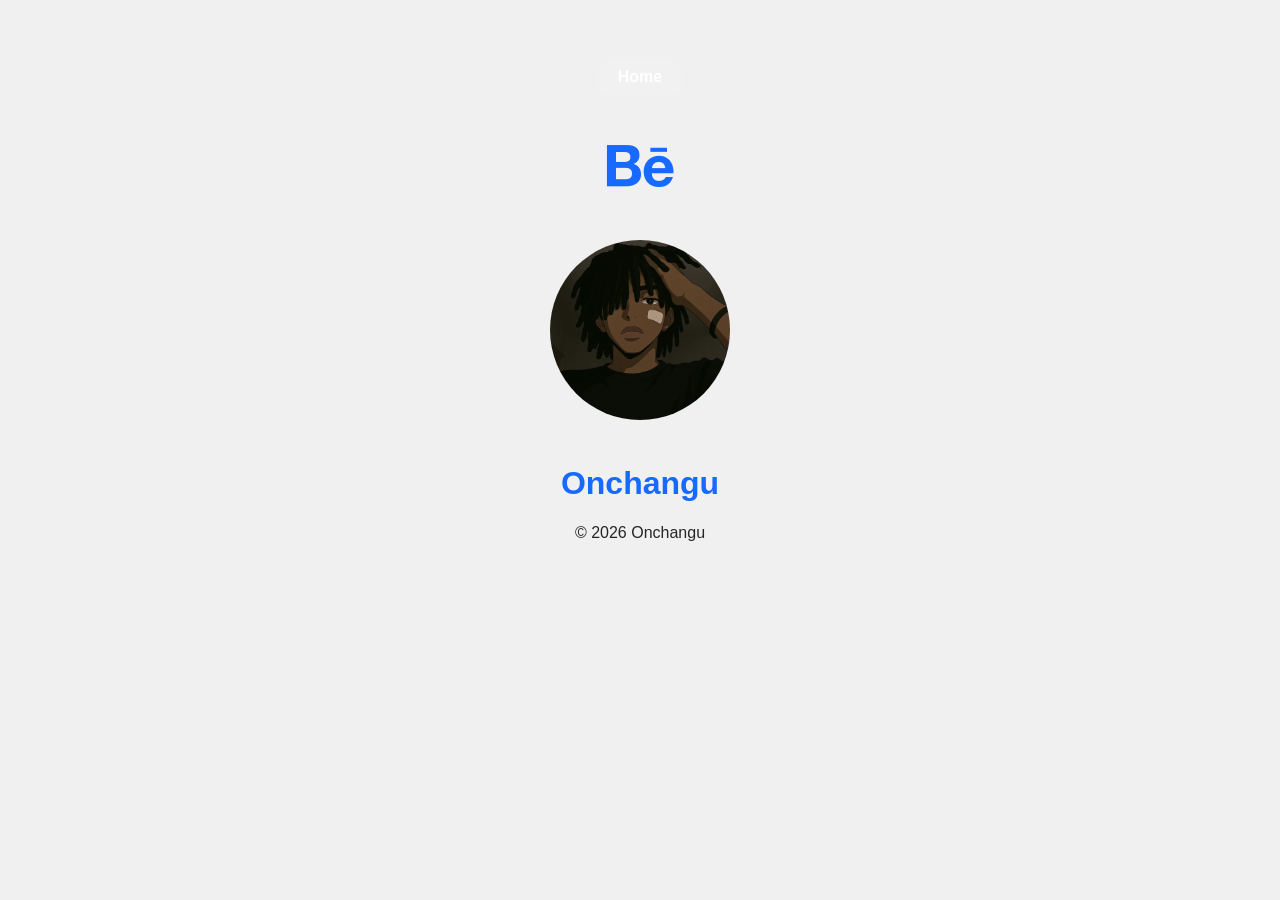
<file: behance.html>
<!DOCTYPE html>
<html lang="en">
<head>
    <meta charset="UTF-8">
    <meta name="viewport" content="width=device-width, initial-scale=1.0">
    <title>Behance</title>
    <link rel="stylesheet" href="assets/css/behance/styleBbehance.css">
    <link href='https://cdn.jsdelivr.net/npm/boxicons@2.0.5/css/boxicons.min.css' rel='stylesheet'>
    
</head>
<body>
    <header class="top-nav">
        <nav>
            <a href="index.html">Home</a>
        </nav>
    </header>

    <div class="logo">
        <i class='bx bxl-behance'></i>
    </div>
    <div class="profile">
        <img src="assets/img/my profile.jpg" alt="Profile Picture" class="profile-pic">
        <h1>Onchangu</h1>
        
    </div>

    <footer>
        <p>&copy; 2026 Onchangu</p>
    </footer>
</body>
</html>
</file>
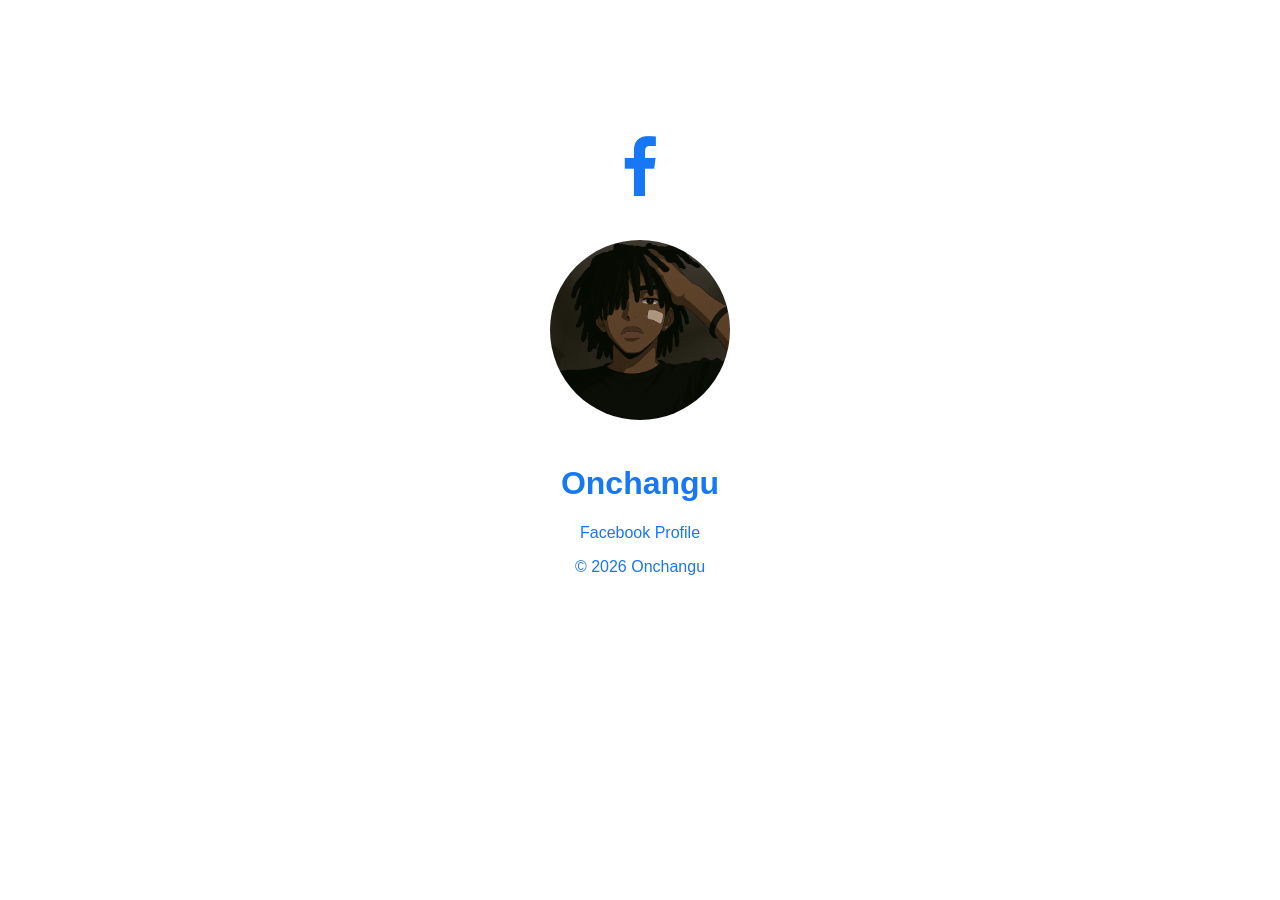
<file: facebook.html>
<!DOCTYPE html>
<html lang="en">
<head>
    <meta charset="UTF-8">
    <meta name="viewport" content="width=device-width, initial-scale=1.0">
    <title>Facebook</title>
    <link rel="stylesheet" href="assets/css/facebook/stylefaCE.css">
    <link href='https://cdn.jsdelivr.net/npm/boxicons@2.0.5/css/boxicons.min.css' rel='stylesheet'>
</head>
<body>
    <header class="top-nav">
        <nav>
            <a href="index.html">Home</a>
        </nav>
    </header>

    <div class="logo">
        <i class='bx bxl-facebook'></i>
    </div>
    <div class="profile">
        <img src="assets/img/my profile.jpg" alt="Profile Picture" class="profile-pic">
        <h1>Onchangu</h1>
        <p>Facebook Profile</p>
    </div>

    <footer>
        <p>&copy; 2026 Onchangu</p>
    </footer>
</body>
</html>
</file>
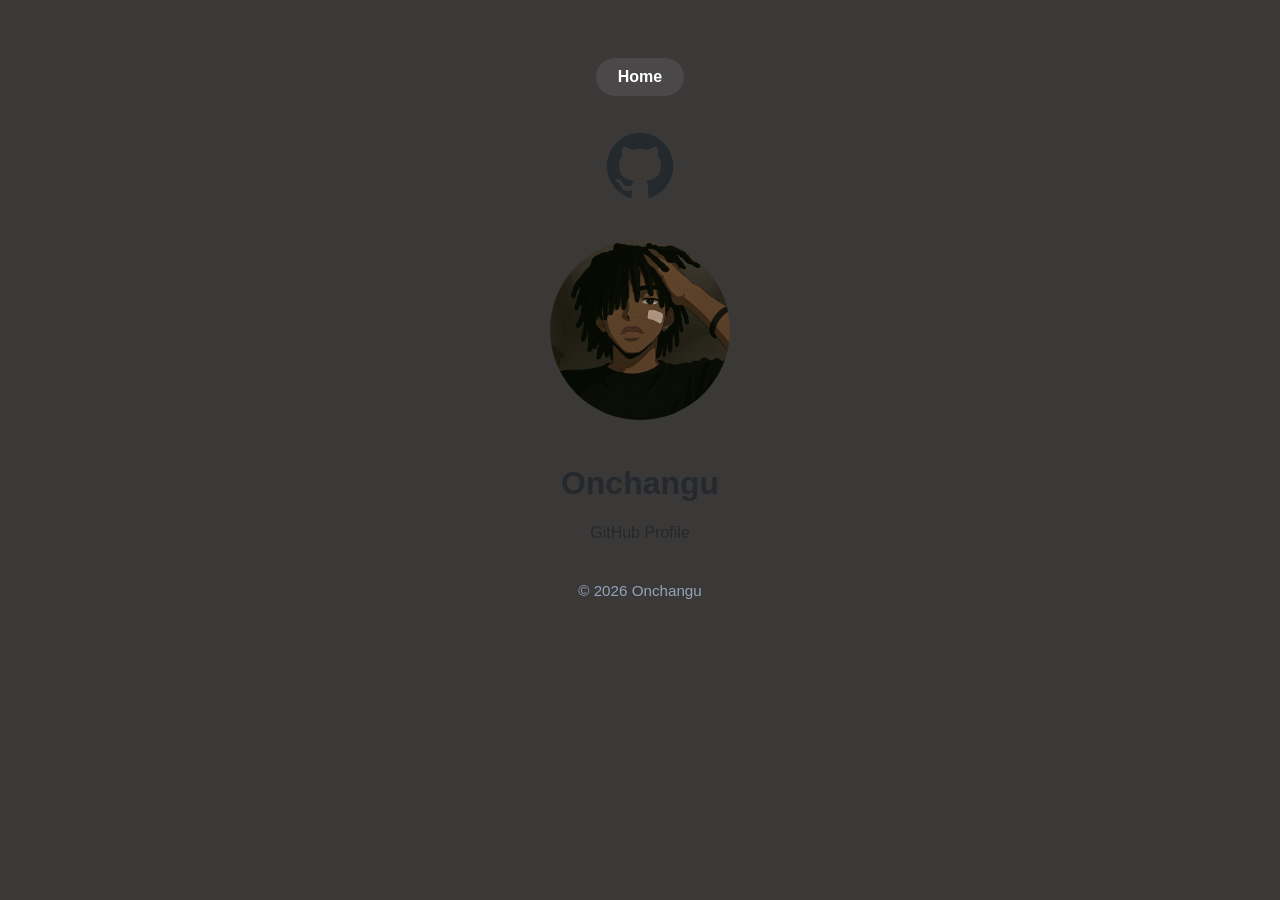
<file: github.html>
<!DOCTYPE html>
<html lang="en">
<head>
    <meta charset="UTF-8">
    <meta name="viewport" content="width=device-width, initial-scale=1.0">
    <title>GitHub</title>
    <link rel="stylesheet" href="assets/css/github/stylegit.css">
    <link href='https://cdn.jsdelivr.net/npm/boxicons@2.0.5/css/boxicons.min.css' rel='stylesheet'>
    <!-- <style>
        body { font-family: Arial, sans-serif; text-align: center; padding: 50px; background: #24292e; color: white; }
        .logo { font-size: 5rem; color: white; }
        h1 { color: white; }
        .profile-pic { width: 300px; height: 300px; border-radius: 50%; object-fit: cover; margin: 20px auto; }
    </style> -->
</head>
<body>
    <header class="top-nav">
        <nav>
            <a href="index.html">Home</a>
        </nav>
    </header>

    <div class="logo">
        <i class='bx bxl-github'></i>
    </div>
    <div class="profile">
        <img src="assets/img/my profile.jpg" alt="Profile Picture" class="profile-pic">
        <h1>Onchangu</h1>
        <p>GitHub Profile</p>
    </div>

    <footer>
        <p>&copy; 2026 Onchangu</p>
    </footer>
</body>
</html>
</file>
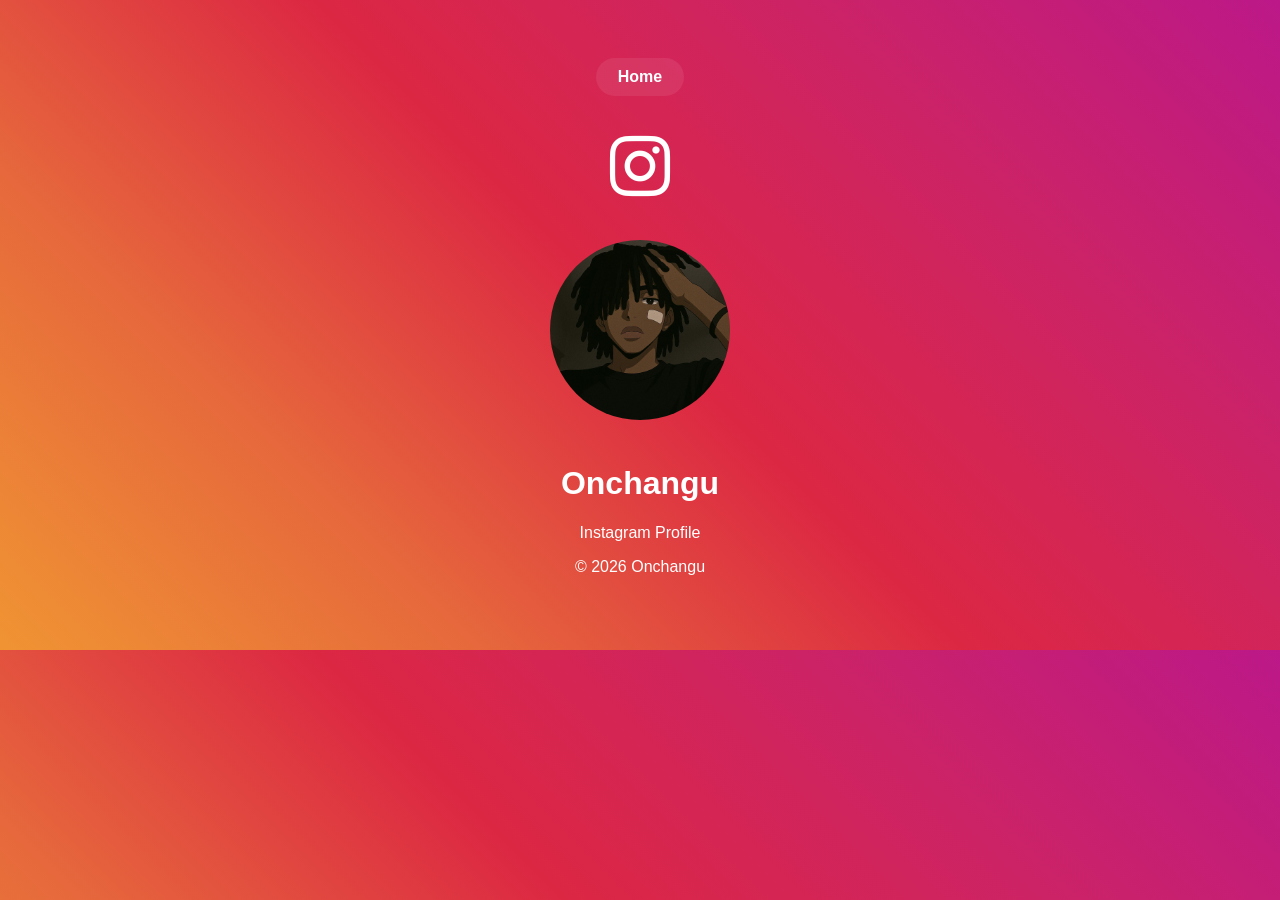
<file: instagram.html>
<!DOCTYPE html>
<html lang="en">
<head>
    <meta charset="UTF-8">
    <meta name="viewport" content="width=device-width, initial-scale=1.0">
    <title>Instagram</title>
    <link rel="stylesheet" href="assets/css/instagram/styleinsta.css">
    <link href='https://cdn.jsdelivr.net/npm/boxicons@2.0.5/css/boxicons.min.css' rel='stylesheet'>
</head>
<body>
    <header class="top-nav">
        <nav>
            <a href="index.html">Home</a>
        </nav>
    </header>

    <div class="logo">
        <i class='bx bxl-instagram'></i>
    </div>
    <div class="profile">
        <img src="assets/img/my profile.jpg" alt="Profile Picture" class="profile-pic">
        <h1>Onchangu</h1>
        <p>Instagram Profile</p>
    </div>

    <footer>
        <p>&copy; 2026 Onchangu</p>
    </footer>
</body>
</html>
</file>
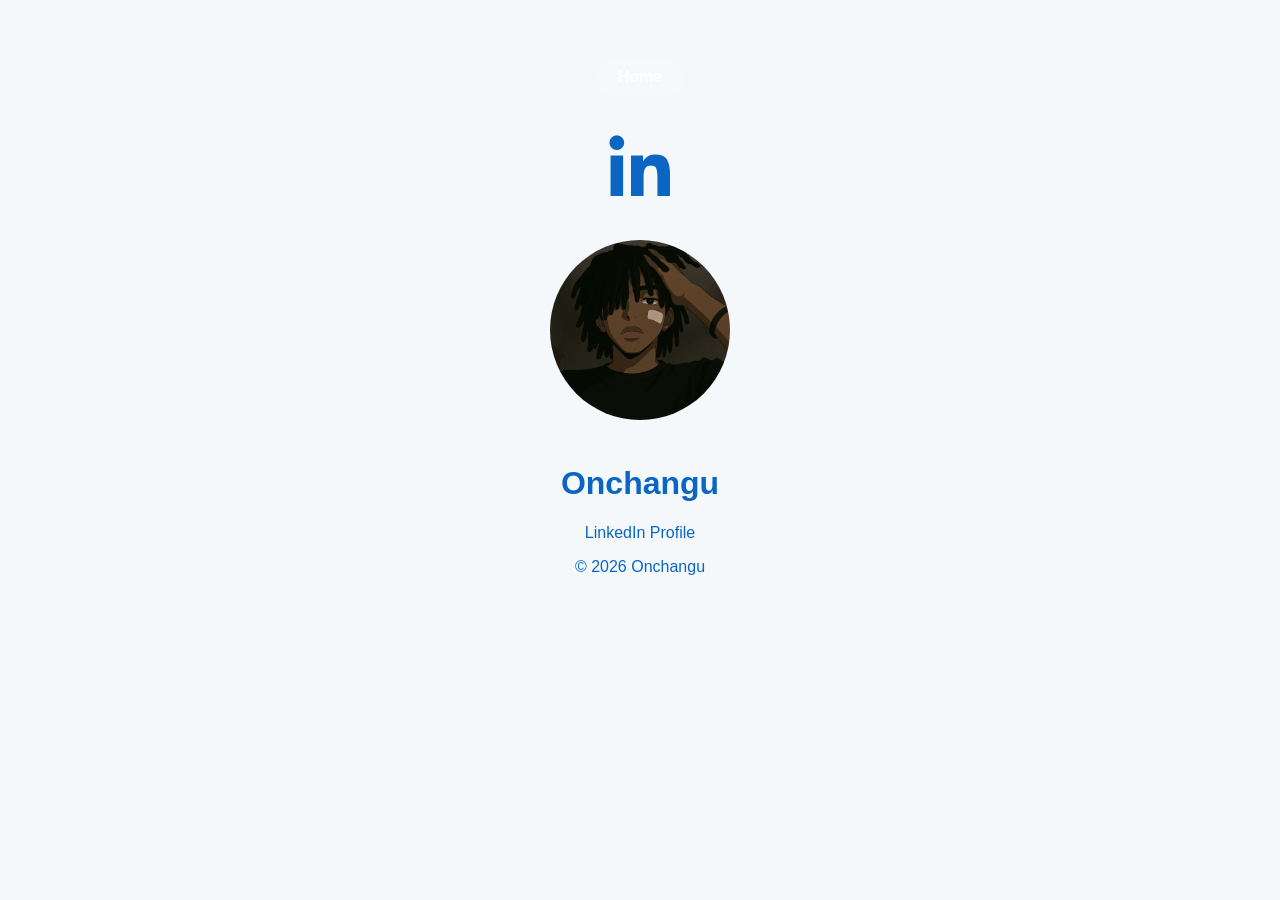
<file: linkedin.html>
<!DOCTYPE html>
<html lang="en">
<head>
    <meta charset="UTF-8">
    <meta name="viewport" content="width=device-width, initial-scale=1.0">
    <title>LinkedIn</title>
    <link rel="stylesheet" href="assets/css/linkedin/stylelinkedin.css">
    <link href='https://cdn.jsdelivr.net/npm/boxicons@2.0.5/css/boxicons.min.css' rel='stylesheet'>
</head>
<body>
    <header class="top-nav">
        <nav>
            <a href="index.html">Home</a>
        </nav>
    </header>

    <div class="logo">
        <i class='bx bxl-linkedin'></i>
    </div>
    <div class="profile">
        <img src="assets/img/my profile.jpg" alt="Profile Picture" class="profile-pic">
        <h1>Onchangu</h1>
        <p>LinkedIn Profile</p>
    </div>

    <footer>
        <p>&copy; 2026 Onchangu</p>
    </footer>
</body>
</html>
</file>
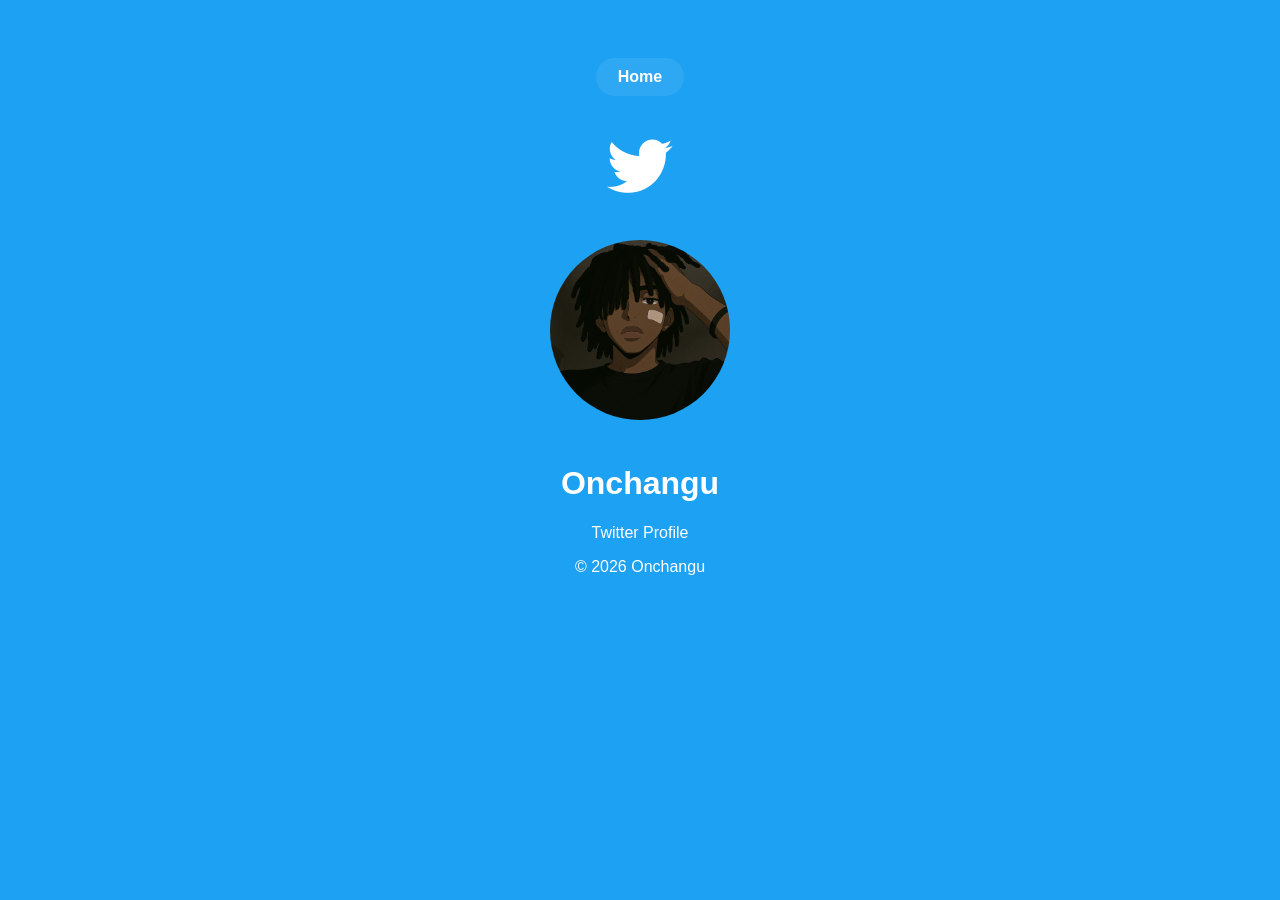
<file: twitter.html>
<!DOCTYPE html>
<html lang="en">
<head>
    <meta charset="UTF-8">
    <meta name="viewport" content="width=device-width, initial-scale=1.0">
    <title>Twitter</title>
    <link rel="stylesheet" href="assets/css/twitter/styletwitter.css">
    <link href='https://cdn.jsdelivr.net/npm/boxicons@2.0.5/css/boxicons.min.css' rel='stylesheet'>
</head>
<body>
    <header class="top-nav">
        <nav>
            <a href="index.html">Home</a>
        </nav>
    </header>

    <div class="logo">
        <i class='bx bxl-twitter'></i>
    </div>
    <div class="profile">
        <img src="assets/img/my profile.jpg" alt="Profile Picture" class="profile-pic">
        <h1>Onchangu</h1>
        <p>Twitter Profile</p>
    </div>

    <footer>
        <p>&copy; 2026 Onchangu</p>
    </footer>
</body>
</html>
</file>
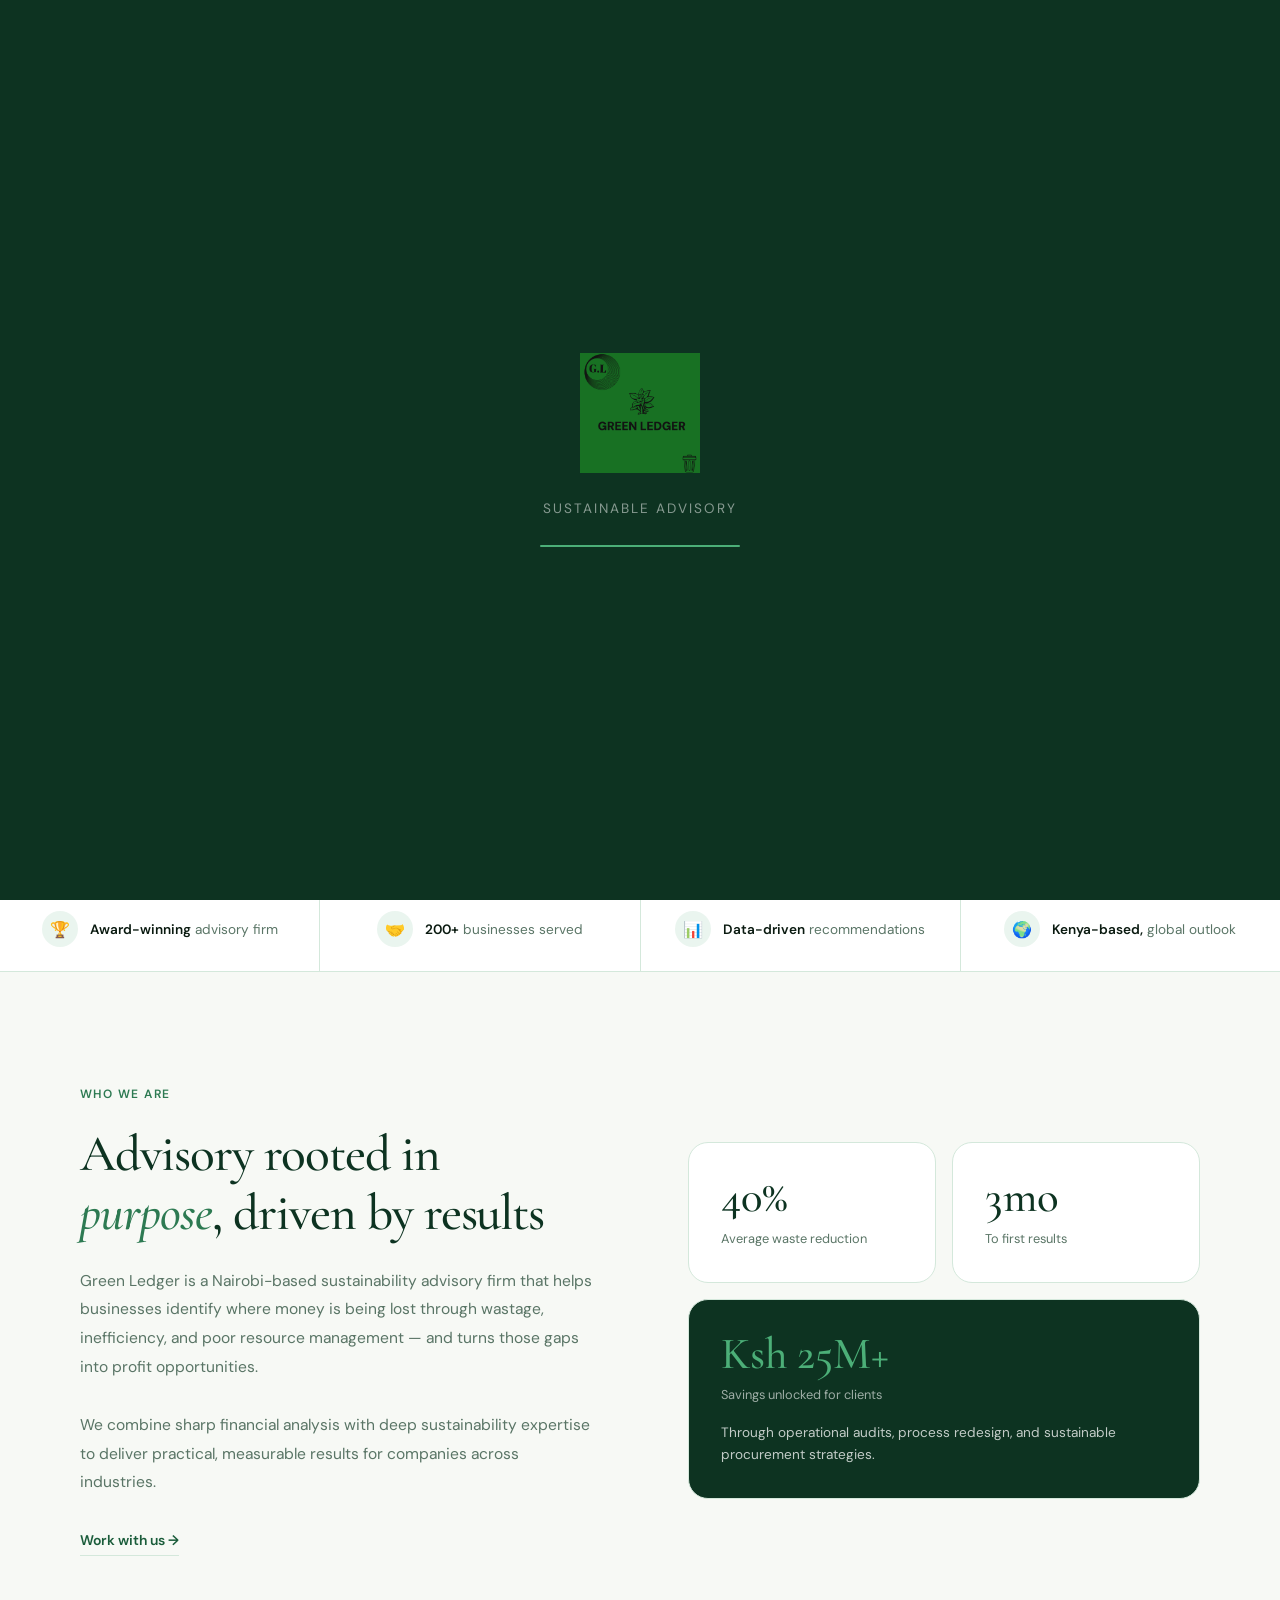
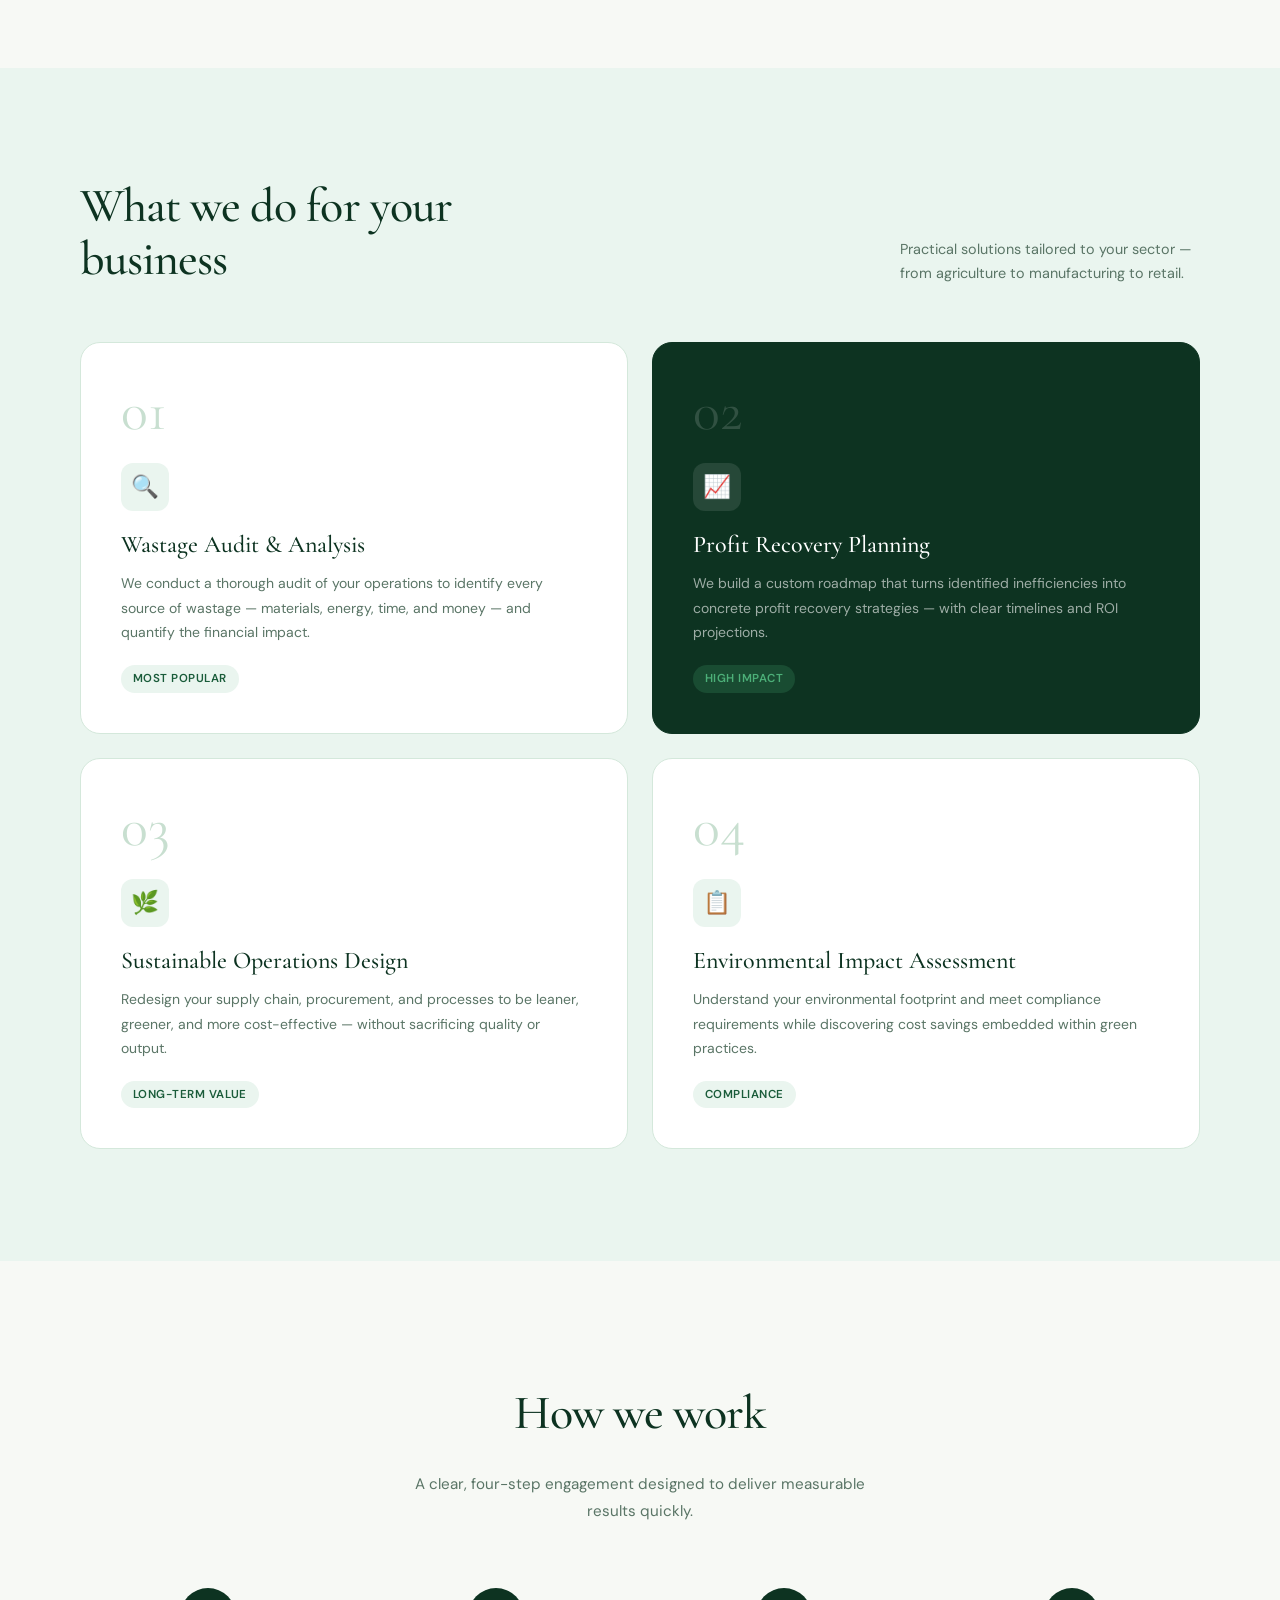
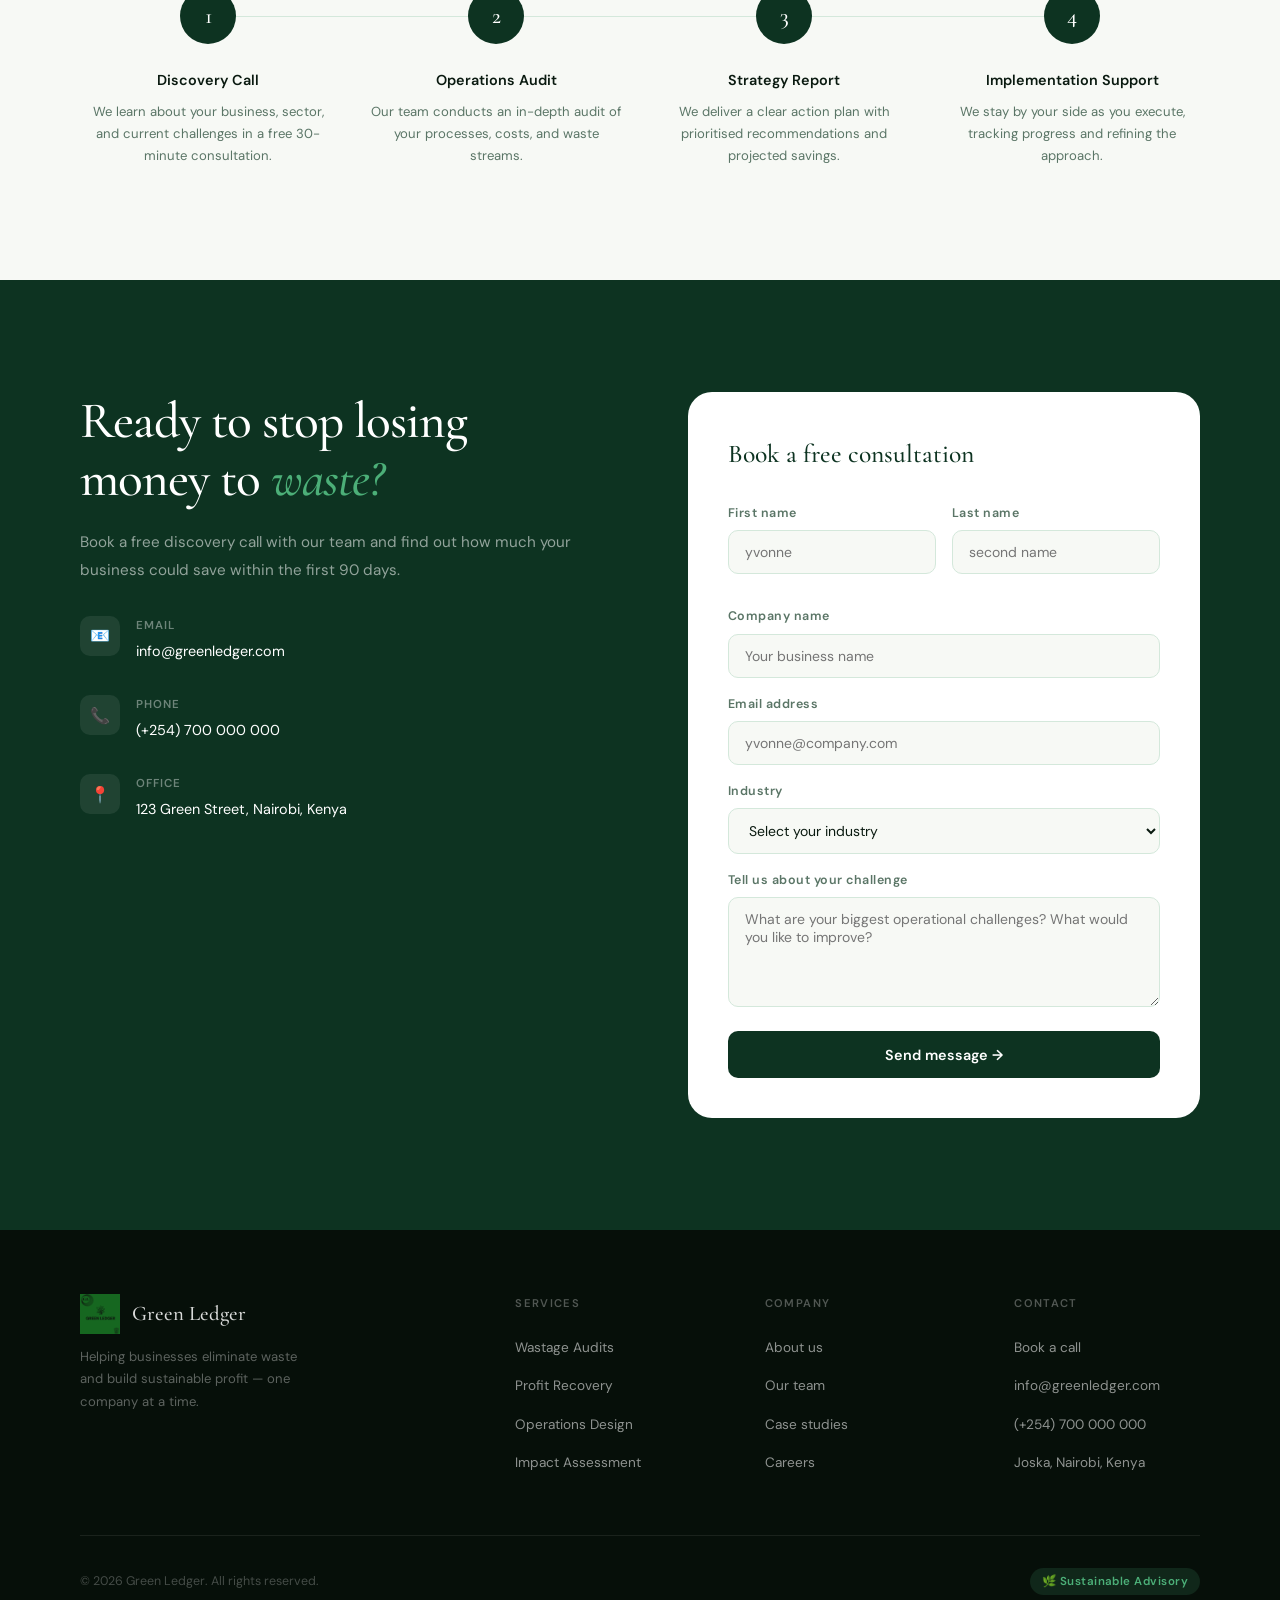
<file: green ledger2.0/green-ledger-polished.html>
<!DOCTYPE html>
<html lang="en">
<head>
<meta charset="UTF-8">
<meta name="viewport" content="width=device-width, initial-scale=1.0">
<title>Green Ledger — Sustainable Business Advisory</title>
<link rel="preconnect" href="https://fonts.googleapis.com">
<link href="https://fonts.googleapis.com/css2?family=Cormorant+Garamond:ital,wght@0,400;0,500;0,600;1,400;1,500&family=DM+Sans:wght@300;400;500&display=swap" rel="stylesheet">
<link rel="stylesheet" href="style/main.css">
</head>
<body>

<!-- SPLASH -->
<div id="splash">
  <img src="[data-uri]" alt="Green Ledger">
  <div class="tagline">Sustainable Advisory</div>
  <div class="load-track"><div class="load-fill"></div></div>
</div>

<!-- NAV -->
<nav>
  <a href="#" class="nav-logo">
    <img src="[data-uri]" alt="Green Ledger">
    <span>Green Ledger</span>
  </a>
  <ul class="nav-links">
    <li><a href="#about">About</a></li>
    <li><a href="#services">Services</a></li>
    <li><a href="#process">How it works</a></li>
    <li><a href="#contact">Contact</a></li>
  </ul>
  <a href="#book-consultation" class="nav-cta">Get a consultation →</a>
</nav>

<!-- HERO -->
<section class="hero">
  <div class="hero-bg"></div>
  <div class="hero-dots"></div>
  <div class="hero-content">
    <div class="hero-eyebrow">Sustainable Business Advisory</div>
    <h1>Smarter operations, <em>stronger</em> returns</h1>
    <p class="hero-sub">Green Ledger partners with businesses to identify inefficiencies, minimize wastage, and unlock hidden profit — all while building a more sustainable operation.</p>
    <div class="hero-actions">
      <a href="#contact" class="btn-hero">Start your consultation</a>
      <a href="#services" class="btn-hero-ghost">Our services</a>
    </div>
    <div class="hero-metrics">
      <div class="metric"><div class="val">40%</div><div class="lbl">Average cost reduction</div></div>
      <div class="metric"><div class="val">200+</div><div class="lbl">Businesses advised</div></div>
      <div class="metric"><div class="val">5yr</div><div class="lbl">Industry experience</div></div>
    </div>
  </div>
  <div class="hero-badge">
    <span class="hb-icon">♻️</span>
    <div class="hb-title">Zero Waste, Maximum Profit</div>
    <div class="hb-sub">Our core promise to every client</div>
  </div>
</section>

<!-- TRUST BAR -->
<div class="trust">
  <div class="trust-item"><div class="trust-icon">🏆</div><div><strong>Award-winning</strong> advisory firm</div></div>
  <div class="trust-item"><div class="trust-icon">🤝</div><div><strong>200+</strong> businesses served</div></div>
  <div class="trust-item"><div class="trust-icon">📊</div><div><strong>Data-driven</strong> recommendations</div></div>
  <div class="trust-item"><div class="trust-icon">🌍</div><div><strong>Kenya-based,</strong> global outlook</div></div>
</div>

<!-- ABOUT -->
<section id="about" class="about">
  <div>
    <div class="about-label">Who we are</div>
    <h2>Advisory rooted in <em>purpose</em>, driven by results</h2>
    <p class="about-body">Green Ledger is a Nairobi-based sustainability advisory firm that helps businesses identify where money is being lost through wastage, inefficiency, and poor resource management — and turns those gaps into profit opportunities.<br><br>We combine sharp financial analysis with deep sustainability expertise to deliver practical, measurable results for companies across industries.</p>
    <a href="#contact" class="about-link">Work with us →</a>
  </div>
  <div class="about-visual">
    <div class="stat-card">
      <div class="sc-val">40%</div>
      <div class="sc-lbl">Average waste reduction</div>
    </div>
    <div class="stat-card">
      <div class="sc-val">3mo</div>
      <div class="sc-lbl">To first results</div>
    </div>
    <div class="stat-card featured">
      <div class="sc-val">Ksh 25M+</div>
      <div class="sc-lbl">Savings unlocked for clients</div>
      <div class="sc-desc">Through operational audits, process redesign, and sustainable procurement strategies.</div>
    </div>
  </div>
</section>

<!-- SERVICES -->
<section id="services" class="services-wrap">
  <div class="services-inner">
    <div class="services-head">
      <h2>What we do for your business</h2>
      <p>Practical solutions tailored to your sector — from agriculture to manufacturing to retail.</p>
    </div>
    <div class="services-grid">
      <div class="service-card">
        <div class="svc-num">01</div>
        <div class="svc-icon">🔍</div>
        <div class="svc-title">Wastage Audit & Analysis</div>
        <p class="svc-desc">We conduct a thorough audit of your operations to identify every source of wastage — materials, energy, time, and money — and quantify the financial impact.</p>
        <span class="svc-tag">MOST POPULAR</span>
      </div>
      <div class="service-card dark">
        <div class="svc-num">02</div>
        <div class="svc-icon">📈</div>
        <div class="svc-title">Profit Recovery Planning</div>
        <p class="svc-desc">We build a custom roadmap that turns identified inefficiencies into concrete profit recovery strategies — with clear timelines and ROI projections.</p>
        <span class="svc-tag">HIGH IMPACT</span>
      </div>
      <div class="service-card">
        <div class="svc-num">03</div>
        <div class="svc-icon">🌿</div>
        <div class="svc-title">Sustainable Operations Design</div>
        <p class="svc-desc">Redesign your supply chain, procurement, and processes to be leaner, greener, and more cost-effective — without sacrificing quality or output.</p>
        <span class="svc-tag">LONG-TERM VALUE</span>
      </div>
      <div class="service-card">
        <div class="svc-num">04</div>
        <div class="svc-icon">📋</div>
        <div class="svc-title">Environmental Impact Assessment</div>
        <p class="svc-desc">Understand your environmental footprint and meet compliance requirements while discovering cost savings embedded within green practices.</p>
        <span class="svc-tag">COMPLIANCE</span>
      </div>
    </div>
  </div>
</section>

<!-- PROCESS -->
<section id="process" class="process">
  <div class="process-head">
    <h2>How we work</h2>
    <p>A clear, four-step engagement designed to deliver measurable results quickly.</p>
  </div>
  <div class="steps">
    <div class="step">
      <div class="step-num">1</div>
      <div class="step-title">Discovery Call</div>
      <p class="step-desc">We learn about your business, sector, and current challenges in a free 30-minute consultation.</p>
    </div>
    <div class="step">
      <div class="step-num">2</div>
      <div class="step-title">Operations Audit</div>
      <p class="step-desc">Our team conducts an in-depth audit of your processes, costs, and waste streams.</p>
    </div>
    <div class="step">
      <div class="step-num">3</div>
      <div class="step-title">Strategy Report</div>
      <p class="step-desc">We deliver a clear action plan with prioritised recommendations and projected savings.</p>
    </div>
    <div class="step">
      <div class="step-num">4</div>
      <div class="step-title">Implementation Support</div>
      <p class="step-desc">We stay by your side as you execute, tracking progress and refining the approach.</p>
    </div>
  </div>
</section>

<!-- CONTACT -->
<section id="contact" class="contact-wrap">
  <div class="contact-inner">
    <div class="contact-left">
      <h2>Ready to stop losing money to <em>waste?</em></h2>
      <p>Book a free discovery call with our team and find out how much your business could save within the first 90 days.</p>
      <div class="contact-detail">
        <div class="cd-icon">📧</div>
        <div><div class="cd-label">Email</div><div class="cd-val">info@greenledger.com</div></div>
      </div>
      <div class="contact-detail">
        <div class="cd-icon">📞</div>
        <div><div class="cd-label">Phone</div><div class="cd-val">(+254) 700 000 000</div></div>
      </div>
      <div class="contact-detail">
        <div class="cd-icon">📍</div>
        <div><div class="cd-label">Office</div><div class="cd-val">123 Green Street, Nairobi, Kenya</div></div>
      </div>
    </div>
    <div class="contact-form" id="book-consultation">
      <h3>Book a free consultation</h3>
      <div class="form-row">
        <div class="form-group">
          <label>First name</label>
          <input type="text" placeholder="yvonne">
        </div>
        <div class="form-group">
          <label>Last name</label>
          <input type="text" placeholder="second name">
        </div>
      </div>
      <div class="form-group">
        <label>Company name</label>
        <input type="text" placeholder="Your business name">
      </div>
      <div class="form-group">
        <label>Email address</label>
        <input type="email" placeholder="yvonne@company.com">
      </div>
      <div class="form-group">
        <label>Industry</label>
        <select>
          <option value="">Select your industry</option>
          <option>Agriculture & Food</option>
          <option>Manufacturing</option>
          <option>Retail & Trade</option>
          <option>Hospitality</option>
          <option>Construction</option>
          <option>Other</option>
        </select>
      </div>
      <div class="form-group">
        <label>Tell us about your challenge</label>
        <textarea placeholder="What are your biggest operational challenges? What would you like to improve?"></textarea>
      </div>
      <button class="form-submit" onclick="handleSubmit()">Send message →</button>
    </div>
  </div>
</section>

<!-- FOOTER -->
<footer>
  <div class="footer-grid">
    <div>
      <div class="footer-logo">
        <img src="[data-uri]" alt="Green Ledger">
        <span>Green Ledger</span>
      </div>
      <p class="footer-tagline">Helping businesses eliminate waste and build sustainable profit — one company at a time.</p>
    </div>
    <div class="footer-col">
      <h4>Services</h4>
      <ul>
        <li><a href="#">Wastage Audits</a></li>
        <li><a href="#">Profit Recovery</a></li>
        <li><a href="#">Operations Design</a></li>
        <li><a href="#">Impact Assessment</a></li>
      </ul>
    </div>
    <div class="footer-col">
      <h4>Company</h4>
      <ul>
        <li><a href="#">About us</a></li>
        <li><a href="#">Our team</a></li>
        <li><a href="#">Case studies</a></li>
        <li><a href="#">Careers</a></li>
      </ul>
    </div>
    <div class="footer-col">
      <h4>Contact</h4>
      <ul>
        <li><a href="#">Book a call</a></li>
        <li><a href="#">info@greenledger.com</a></li>
        <li><a href="#">(+254) 700 000 000</a></li>
        <li><a href="#">Joska, Nairobi, Kenya</a></li>
      </ul>
    </div>
  </div>
  <div class="footer-bottom">
    <p>© 2026 Green Ledger. All rights reserved.</p>
    <span class="footer-badge">🌿 Sustainable Advisory</span>
  </div>
</footer>

<script>
window.addEventListener('load',function(){
  setTimeout(function(){
    const s=document.getElementById('splash');
    s.classList.add('gone');
    setTimeout(()=>s.style.display='none',800);
  },2800);
});
function handleSubmit(){
  alert('Thank you! We will be in touch within 24 hours to schedule your free consultation.');
}
</script>
</body>
</html>
</file>
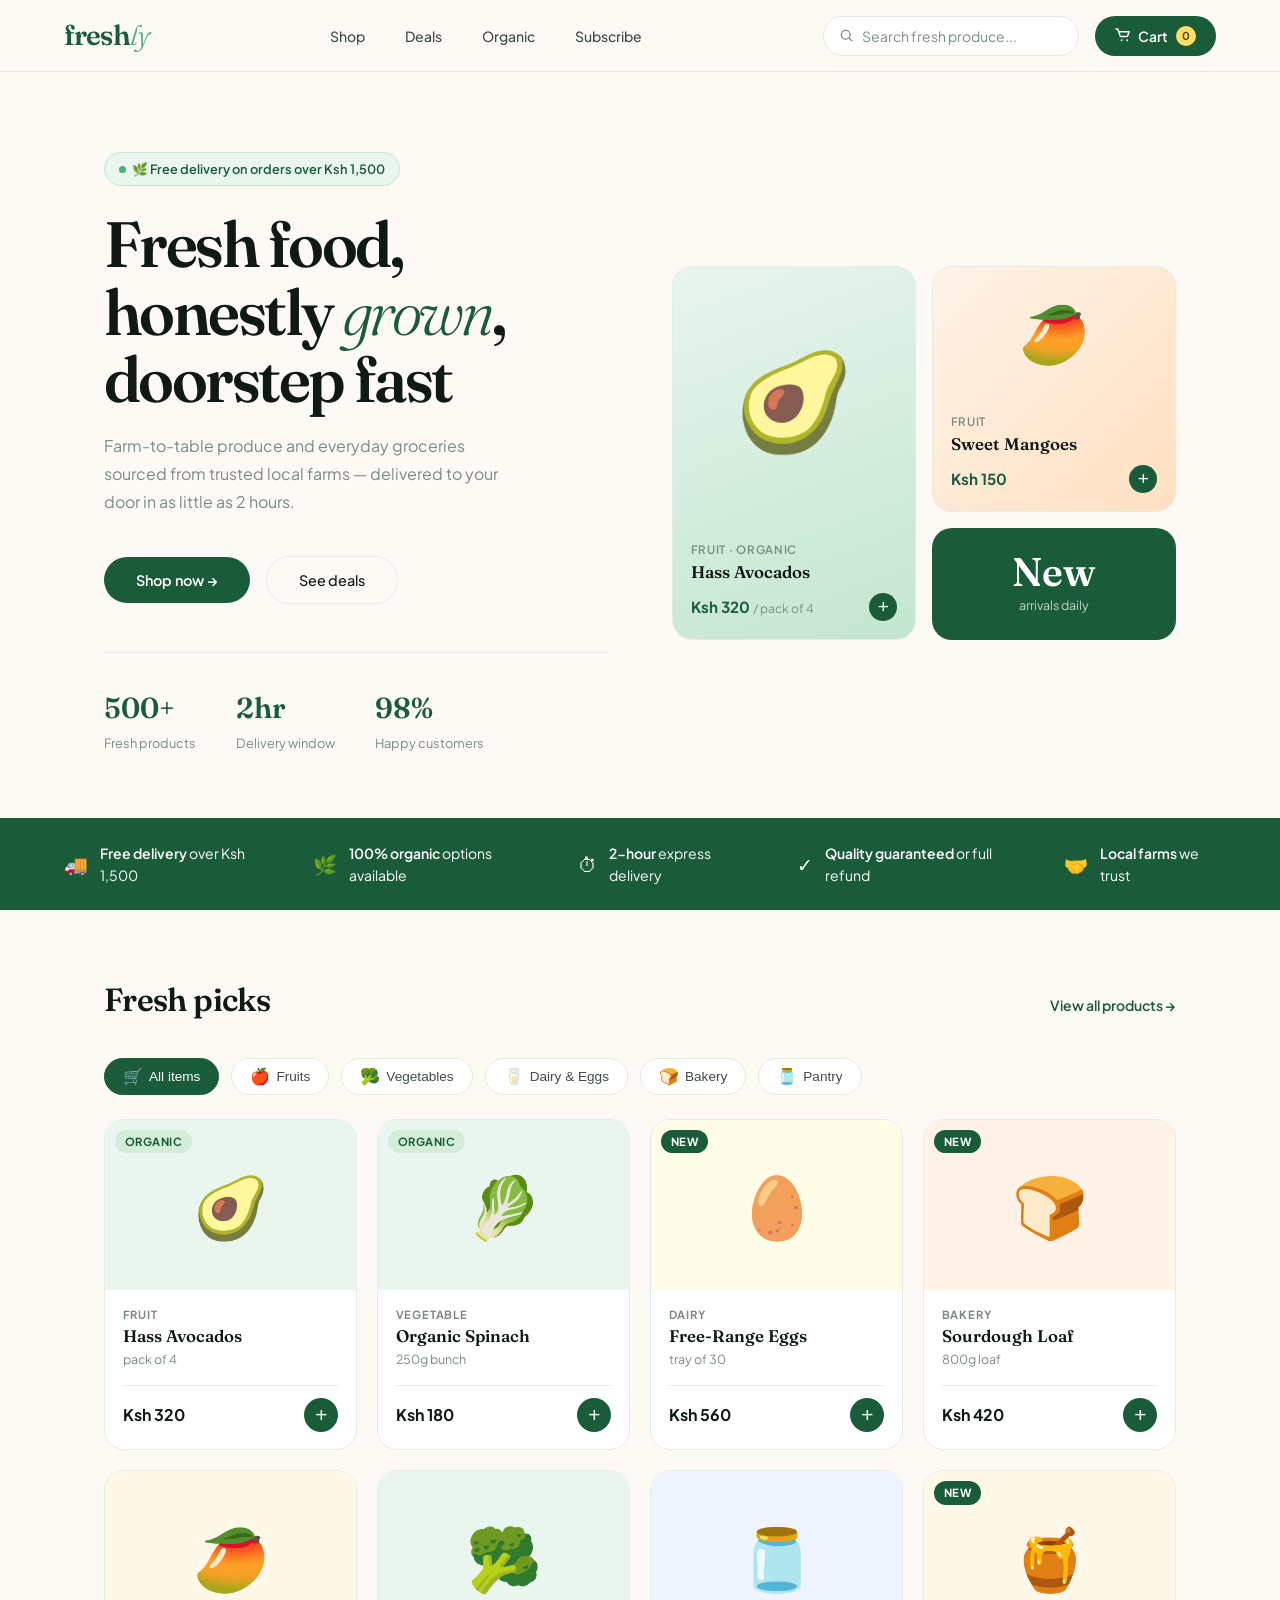
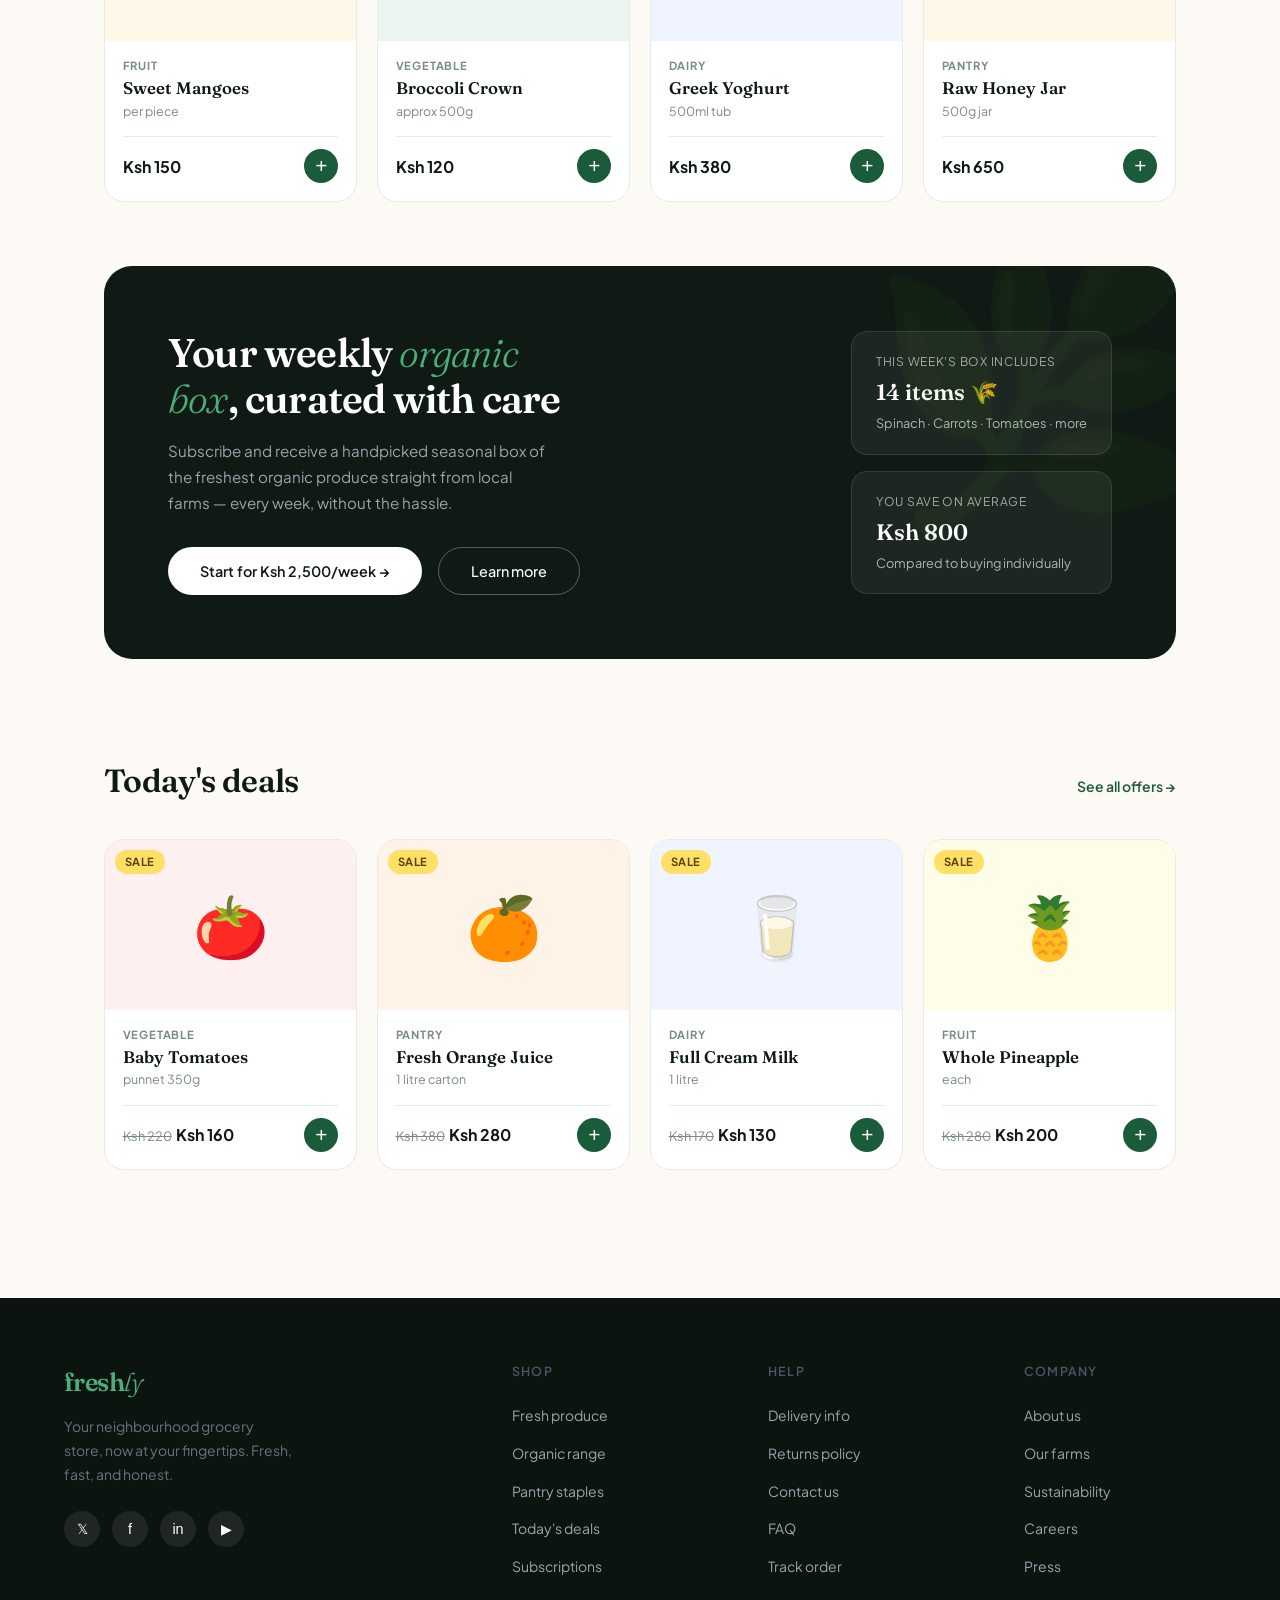
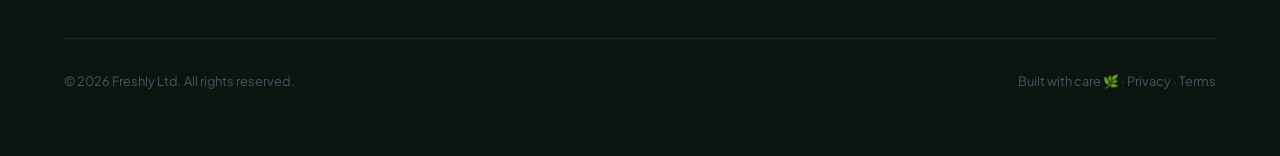
<file: grocerry2.0/freshly-grocery.html>
<!DOCTYPE html>
<html lang="en">
<head>
<meta charset="UTF-8">
<meta name="viewport" content="width=device-width, initial-scale=1.0">
<title>Freshly — Farm Fresh Groceries</title>
<link rel="preconnect" href="https://fonts.googleapis.com">
<link href="https://fonts.googleapis.com/css2?family=Fraunces:ital,opsz,wght@0,9..144,300;0,9..144,500;0,9..144,600;1,9..144,300;1,9..144,400&family=Plus+Jakarta+Sans:wght@300;400;500;600&display=swap" rel="stylesheet">
<link rel="stylesheet" href="css/reset.css">
<link rel="stylesheet" href="css/nav.css">
<link rel="stylesheet" href="css/hero.css">
<link rel="stylesheet" href="css/trust-bar.css">
<link rel="stylesheet" href="css/section.css">
<link rel="stylesheet" href="css/categories.css">
<link rel="stylesheet" href="css/product-grid.css">
<link rel="stylesheet" href="css/banner.css">
<link rel="stylesheet" href="css/footer.css">
<link rel="stylesheet" href="css/toast.css">
<link rel="stylesheet" href="css/responsive.css">
</head>
<body>

<!-- NAV -->
<nav>
  <a href="#" class="logo">fresh<em>ly</em></a>
  <ul class="nav-links">
    <li><a href="#shop">Shop</a></li>
    <li><a href="#deals">Deals</a></li>
    <li><a href="#organic">Organic</a></li>
    <li><a href="#subscription">Subscribe</a></li>
  </ul>
  <div class="nav-right">
    <div class="search">
      <svg width="14" height="14" viewBox="0 0 16 16" fill="none"><circle cx="6.5" cy="6.5" r="5" stroke="#7A8C82" stroke-width="1.5"/><path d="m10.5 10.5 3 3" stroke="#7A8C82" stroke-width="1.5" stroke-linecap="round"/></svg>
      <input type="text" placeholder="Search fresh produce...">
    </div>
    <button class="cart-btn" id="cart-btn" onclick="viewCart()">
      <svg width="15" height="15" viewBox="0 0 16 16" fill="none"><path d="M1 1h2l2.4 7.4A1 1 0 0 0 6.35 9h6.3a1 1 0 0 0 .95-.69L15 4H4" stroke="white" stroke-width="1.5" stroke-linecap="round" stroke-linejoin="round"/><circle cx="7" cy="13" r="1" fill="white"/><circle cx="13" cy="13" r="1" fill="white"/></svg>
      Cart
      <span class="badge" id="cart-count">0</span>
    </button>
  </div>
</nav>

<!-- HERO -->
<div class="hero">
  <div>
    <div class="hero-pill">🌿 Free delivery on orders over Ksh 1,500</div>
    <h1>Fresh food,<br>honestly <em>grown</em>,<br>doorstep fast</h1>
    <p class="hero-sub">Farm-to-table produce and everyday groceries sourced from trusted local farms — delivered to your door in as little as 2 hours.</p>
    <div class="hero-actions">
      <button class="btn-primary" onclick="document.getElementById('shop').scrollIntoView({behavior:'smooth'})">Shop now →</button>
      <button class="btn-ghost" onclick="document.getElementById('deals').scrollIntoView({behavior:'smooth'})">See deals</button>
    </div>
    <div class="hero-stats">
      <div class="stat-item"><div class="num">500+</div><div class="lbl">Fresh products</div></div>
      <div class="stat-item"><div class="num">2hr</div><div class="lbl">Delivery window</div></div>
      <div class="stat-item"><div class="num">98%</div><div class="lbl">Happy customers</div></div>
    </div>
  </div>
  <div class="hero-visual">
    <div class="hero-card tall" style="background: linear-gradient(160deg,#E8F5EE,#C3E6D0)">
      <div class="card-img" style="flex:1;min-height:220px;font-size:6rem">🥑</div>
      <div class="card-body">
        <div class="ctag">Fruit · Organic</div>
        <h3>Hass Avocados</h3>
        <div class="cprice"><span class="price" style="color:var(--green)">Ksh 320 <span style="font-size:0.75rem;font-weight:400;color:var(--muted)">/ pack of 4</span></span><button class="mini-add" onclick="addItem('Hass Avocados', 320)">+</button></div>
      </div>
    </div>
    <div class="hero-card" style="background: linear-gradient(135deg,#FFF3E8,#FFE0C0)">
      <div class="card-img" style="height:130px;font-size:3.5rem">🥭</div>
      <div class="card-body">
        <div class="ctag">Fruit</div>
        <h3>Sweet Mangoes</h3>
        <div class="cprice"><span class="price" style="color:var(--green)">Ksh 150</span><button class="mini-add" onclick="addItem('Sweet Mangoes', 150)">+</button></div>
      </div>
    </div>
    <div class="green-block">
      <div class="big">New</div>
      <div class="sm">arrivals daily</div>
    </div>
  </div>
</div>

<!-- TRUST BAR -->
<div class="trust-bar">
  <div class="trust-item"><span class="icon">🚚</span><span><strong>Free delivery</strong> over Ksh 1,500</span></div>
  <div class="trust-item"><span class="icon">🌿</span><span><strong>100% organic</strong> options available</span></div>
  <div class="trust-item"><span class="icon">⏱</span><span><strong>2-hour</strong> express delivery</span></div>
  <div class="trust-item"><span class="icon">✓</span><span><strong>Quality guaranteed</strong> or full refund</span></div>
  <div class="trust-item"><span class="icon">🤝</span><span><strong>Local farms</strong> we trust</span></div>
</div>

<!-- SHOP SECTION -->
<div id="shop" class="section">
  <div class="section-head">
    <h2>Fresh picks</h2>
    <a href="#">View all products →</a>
  </div>

  <!-- Category chips -->
  <div class="cat-row" style="padding:0;margin-bottom:1.5rem">
    <button class="cat-chip active" onclick="filter(this,'all')"><span class="cicon">🛒</span> All items</button>
    <button class="cat-chip" onclick="filter(this,'fruit')"><span class="cicon">🍎</span> Fruits</button>
    <button class="cat-chip" onclick="filter(this,'vegetable')"><span class="cicon">🥦</span> Vegetables</button>
    <button class="cat-chip" onclick="filter(this,'dairy')"><span class="cicon">🥛</span> Dairy & Eggs</button>
    <button class="cat-chip" onclick="filter(this,'bakery')"><span class="cicon">🍞</span> Bakery</button>
    <button class="cat-chip" onclick="filter(this,'pantry')"><span class="cicon">🫙</span> Pantry</button>
  </div>

  <div class="product-grid" id="product-grid"></div>
</div>

<!-- SUBSCRIPTION BANNER -->
<div class="banner-wrap" id="subscription">
  <div class="banner">
    <div>
      <h2>Your weekly <em>organic box</em>, curated with care</h2>
      <p>Subscribe and receive a handpicked seasonal box of the freshest organic produce straight from local farms — every week, without the hassle.</p>
      <div class="banner-actions">
        <button class="btn-white" onclick="alert('Subscription coming soon!')">Start for Ksh 2,500/week →</button>
        <button class="btn-outline-white">Learn more</button>
      </div>
    </div>
    <div class="banner-visual">
      <div class="sub-card">
        <div class="sc-label">This week's box includes</div>
        <div class="sc-value">14 items 🌾</div>
        <div class="sc-sub">Spinach · Carrots · Tomatoes · more</div>
      </div>
      <div class="sub-card">
        <div class="sc-label">You save on average</div>
        <div class="sc-value">Ksh 800</div>
        <div class="sc-sub">Compared to buying individually</div>
      </div>
    </div>
  </div>
</div>

<!-- DEALS SECTION -->
<div id="deals" class="section">
  <div class="section-head">
    <h2>Today's deals</h2>
    <a href="#">See all offers →</a>
  </div>
  <div class="product-grid" id="deal-grid"></div>
</div>

<!-- FOOTER -->
<footer>
  <div class="footer-grid">
    <div>
      <div class="footer-logo">fresh<em>ly</em></div>
      <p class="footer-tagline">Your neighbourhood grocery store, now at your fingertips. Fresh, fast, and honest.</p>
      <div class="footer-socials">
        <button class="social-btn">𝕏</button>
        <button class="social-btn">f</button>
        <button class="social-btn">in</button>
        <button class="social-btn">▶</button>
      </div>
    </div>
    <div class="footer-col">
      <h4>Shop</h4>
      <ul>
        <li><a href="#">Fresh produce</a></li>
        <li><a href="#">Organic range</a></li>
        <li><a href="#">Pantry staples</a></li>
        <li><a href="#">Today's deals</a></li>
        <li><a href="#">Subscriptions</a></li>
      </ul>
    </div>
    <div class="footer-col">
      <h4>Help</h4>
      <ul>
        <li><a href="#">Delivery info</a></li>
        <li><a href="#">Returns policy</a></li>
        <li><a href="#">Contact us</a></li>
        <li><a href="#">FAQ</a></li>
        <li><a href="#">Track order</a></li>
      </ul>
    </div>
    <div class="footer-col">
      <h4>Company</h4>
      <ul>
        <li><a href="#">About us</a></li>
        <li><a href="#">Our farms</a></li>
        <li><a href="#">Sustainability</a></li>
        <li><a href="#">Careers</a></li>
        <li><a href="#">Press</a></li>
      </ul>
    </div>
  </div>
  <div class="footer-bottom">
    <p>© 2026 Freshly Ltd. All rights reserved.</p>
    <p>Built with care 🌿 · Privacy · Terms</p>
  </div>
</footer>

<!-- TOAST -->
<div class="toast" id="toast"></div>

<script>
const products = [
  {id:1,name:'Hass Avocados',cat:'fruit',emoji:'🥑',bg:'#EAF5EF',price:320,unit:'pack of 4',badge:'organic'},
  {id:2,name:'Organic Spinach',cat:'vegetable',emoji:'🥬',bg:'#EAF5EF',price:180,unit:'250g bunch',badge:'organic'},
  {id:3,name:'Free-Range Eggs',cat:'dairy',emoji:'🥚',bg:'#FFFDE8',price:560,unit:'tray of 30',badge:'new'},
  {id:4,name:'Sourdough Loaf',cat:'bakery',emoji:'🍞',bg:'#FFF3E8',price:420,unit:'800g loaf',badge:'new'},
  {id:5,name:'Sweet Mangoes',cat:'fruit',emoji:'🥭',bg:'#FFF8E8',price:150,unit:'per piece',badge:null},
  {id:6,name:'Broccoli Crown',cat:'vegetable',emoji:'🥦',bg:'#EAF5EF',price:120,unit:'approx 500g',badge:null},
  {id:7,name:'Greek Yoghurt',cat:'dairy',emoji:'🫙',bg:'#EFF4FF',price:380,unit:'500ml tub',badge:null},
  {id:8,name:'Raw Honey Jar',cat:'pantry',emoji:'🍯',bg:'#FFF8E8',price:650,unit:'500g jar',badge:'new'},
];

const deals = [
  {id:9,name:'Baby Tomatoes',cat:'vegetable',emoji:'🍅',bg:'#FFF0F0',price:160,was:220,unit:'punnet 350g',badge:'sale'},
  {id:10,name:'Fresh Orange Juice',cat:'pantry',emoji:'🍊',bg:'#FFF3E8',price:280,was:380,unit:'1 litre carton',badge:'sale'},
  {id:11,name:'Full Cream Milk',cat:'dairy',emoji:'🥛',bg:'#EFF4FF',price:130,was:170,unit:'1 litre',badge:'sale'},
  {id:12,name:'Whole Pineapple',cat:'fruit',emoji:'🍍',bg:'#FFFDE8',price:200,was:280,unit:'each',badge:'sale'},
];

let cart = [];

function makeCard(p) {
  const badgeHTML = p.badge ? `<div class="prod-badge badge-${p.badge}">${p.badge.toUpperCase()}</div>` : '';
  const wasHTML = p.was ? `<span class="was">Ksh ${p.was}</span>` : '';
  return `
    <div class="product-card" data-cat="${p.cat}">
      <div class="prod-img" style="background:${p.bg}">
        ${badgeHTML}
        <span style="font-size:3.8rem">${p.emoji}</span>
      </div>
      <div class="prod-body">
        <div class="prod-cat">${p.cat}</div>
        <div class="prod-name">${p.name}</div>
        <div class="prod-unit">${p.unit}</div>
        <div class="prod-footer">
          <div class="prod-price">${wasHTML}Ksh ${p.price}</div>
          <button class="add-to-cart" onclick="addItem('${p.name}', ${p.price})">+</button>
        </div>
      </div>
    </div>`;
}

document.getElementById('product-grid').innerHTML = products.map(makeCard).join('');
document.getElementById('deal-grid').innerHTML = deals.map(makeCard).join('');

function filter(el, cat) {
  document.querySelectorAll('.cat-chip').forEach(c => c.classList.remove('active'));
  el.classList.add('active');
  document.querySelectorAll('#product-grid .product-card').forEach(card => {
    card.classList.toggle('hidden', cat !== 'all' && card.dataset.cat !== cat);
  });
}

function addItem(name, price) {
  cart.push({name, price});
  document.getElementById('cart-count').textContent = cart.length;
  showToast('Added ' + name + ' to cart ✓');
}

function viewCart() {
  if(cart.length === 0) { showToast('Your cart is empty'); return; }
  const total = cart.reduce((s,i) => s+i.price, 0);
  alert('Cart (' + cart.length + ' items)\n' + cart.map(i=>i.name).join('\n') + '\n\nTotal: Ksh ' + total.toLocaleString());
}

let toastTimer;
function showToast(msg) {
  const t = document.getElementById('toast');
  t.textContent = msg;
  t.classList.add('show');
  clearTimeout(toastTimer);
  toastTimer = setTimeout(() => t.classList.remove('show'), 2500);
}
</script>
</body>
</html>
</file>
<file: assets/css/behance/styleBbehance.css>
body {
  font-family: Arial, sans-serif;
  text-align: center;
  padding: 50px;
  background: #f0f0f0;
  color: #262626;
}
.logo {
  font-size: 5rem;
  color: #1769ff;
}
h1 {
  color: #1769ff;
}
.profile-pic {
  width: 180px;
  height: 180px;
  border-radius: 50%;
  object-fit: cover;
  margin: 20px auto;
}
a {
  color: #1769ff;
  text-decoration: none;
}
a:hover {
  text-decoration: underline;
}
.top-nav {
  width: 100%;
  margin-bottom: 30px;
}
.top-nav nav {
  display: inline-flex;
  gap: 20px;
  background: rgba(255, 255, 255, 0.08);
  padding: 10px 16px;
  border-radius: 999px;
}
.top-nav nav a {
  color: #ffffff;
  font-weight: 600;
  text-decoration: none;
  padding: 0 6px;
  transition: color 0.25s ease, transform 0.25s ease;
}
.top-nav nav a:hover {
  color: #ffd700;
  transform: translateY(-1px);
}
</file>
<file: assets/css/facebook/stylefaCE.css>
body {
  font-family: Arial, sans-serif;
  text-align: center;
  padding: 50px;
  background: #ffffff;
  color: #1877f2;
}
.logo {
  font-size: 5rem;
  color: #1877f2;
}
h1 {
  color: #1877f2;
}
.profile-pic {
  width: 180px;
  height: 180px;
  border-radius: 50%;
  object-fit: cover;
  margin: 20px auto;
}
a {
  color: #1877f2;
  text-decoration: none;
}
a:hover {
  text-decoration: underline;
}
.top-nav {
  width: 100%;
  margin-bottom: 30px;
}
.top-nav nav {
  display: inline-flex;
  gap: 20px;
  background: rgba(255, 255, 255, 0.08);
  padding: 10px 16px;
  border-radius: 999px;
}
.top-nav nav a {
  color: #ffffff;
  font-weight: 600;
  text-decoration: none;
  padding: 0 6px;
  transition: color 0.25s ease, transform 0.25s ease;
}
.top-nav nav a:hover {
  color: #ffd700;
  transform: translateY(-1px);
}
</file>
<file: assets/css/github/stylegit.css>
body {
  font-family: Arial, sans-serif;
  text-align: center;
  padding: 50px;
  background: #3b3838;
  color: #24292e;
}
.top-nav {
  width: 100%;
  margin-bottom: 30px;
}
.top-nav nav {
  display: inline-flex;
  gap: 20px;
  background: rgba(255, 255, 255, 0.08);
  padding: 10px 16px;
  border-radius: 999px;
}
.top-nav nav a {
  color: #ffffff;
  font-weight: 600;
  text-decoration: none;
  padding: 0 6px;
  transition: color 0.25s ease, transform 0.25s ease;
}
.top-nav nav a:hover {
  color: #ffd700;
  transform: translateY(-1px);
}
.logo {
  font-size: 5rem;
  color: #24292e;
}
h1 {
  color: #24292e;
}
.profile-pic {
  width: 180px;
  height: 180px;
  border-radius: 50%;
  object-fit: cover;
  margin: 20px auto;
}
.project-section {
  max-width: 620px;
  margin: 40px auto 0;
  padding: 30px;
  border-radius: 20px;
  background: #ffffff;
  color: #24292e;
  box-shadow: 0 16px 40px rgba(0, 0, 0, 0.16);
}
.project-section h2 {
  margin-bottom: 12px;
  font-size: 1.8rem;
}
.project-section p {
  margin-bottom: 20px;
  line-height: 1.6;
}
.project-link {
  display: inline-block;
  padding: 12px 24px;
  background: #0366d6;
  color: #ffffff;
  border-radius: 999px;
  text-decoration: none;
  font-weight: 600;
  transition: background 0.25s ease, transform 0.25s ease;
}
.project-link:hover {
  background: #024ea8;
  transform: translateY(-2px);
}
footer {
  margin-top: 40px;
  color: #94a3b8;
  font-size: 0.95rem;
}
a {
  color: #0366d6;
  text-decoration: none;
}
a:hover {
  text-decoration: underline;
}
</file>
<file: assets/css/instagram/styleinsta.css>
body {
  font-family: Arial, sans-serif;
  text-align: center;
  padding: 50px;
  background: linear-gradient(45deg, #f09433 0%,#e6683c 25%,#dc2743 50%,#cc2366 75%,#bc1888 100%);
  color: white;
}
.logo {
  font-size: 5rem;
  color: white;
}
h1 {
  color: white;
}
.profile-pic {
  width: 180px;
  height: 180px;
  border-radius: 50%;
  object-fit: cover;
  margin: 20px auto;
}
a {
  color: white;
  text-decoration: none;
}
a:hover {
  text-decoration: underline;
}
.top-nav {
  width: 100%;
  margin-bottom: 30px;
}
.top-nav nav {
  display: inline-flex;
  gap: 20px;
  background: rgba(255, 255, 255, 0.08);
  padding: 10px 16px;
  border-radius: 999px;
}
.top-nav nav a {
  color: #ffffff;
  font-weight: 600;
  text-decoration: none;
  padding: 0 6px;
  transition: color 0.25s ease, transform 0.25s ease;
}
.top-nav nav a:hover {
  color: #ffd700;
  transform: translateY(-1px);
}
</file>
<file: assets/css/linkedin/stylelinkedin.css>
body {
  font-family: Arial, sans-serif;
  text-align: center;
  padding: 50px;
  background: #f5f8fa;
  color: #0a66c2;
}
.logo {
  font-size: 5rem;
  color: #0a66c2;
}
h1 {
  color: #0a66c2;
}
.profile-pic {
  width: 180px;
  height: 180px;
  border-radius: 50%;
  object-fit: cover;
  margin: 20px auto;
}
a {
  color: #0a66c2;
  text-decoration: none;
}
a:hover {
  text-decoration: underline;
}
.top-nav {
  width: 100%;
  margin-bottom: 30px;
}
.top-nav nav {
  display: inline-flex;
  gap: 20px;
  background: rgba(255, 255, 255, 0.08);
  padding: 10px 16px;
  border-radius: 999px;
}
.top-nav nav a {
  color: #ffffff;
  font-weight: 600;
  text-decoration: none;
  padding: 0 6px;
  transition: color 0.25s ease, transform 0.25s ease;
}
.top-nav nav a:hover {
  color: #ffd700;
  transform: translateY(-1px);
}
</file>
<file: assets/css/twitter/styletwitter.css>
body {
  font-family: Arial, sans-serif;
  text-align: center;
  padding: 50px;
  background: #1da1f2;
  color: white;
}
.logo {
  font-size: 5rem;
  color: white;
}
h1 {
  color: white;
}
.profile-pic {
  width: 180px;
  height: 180px;
  border-radius: 50%;
  object-fit: cover;
  margin: 20px auto;
}
a {
  color: white;
  text-decoration: none;
}
a:hover {
  text-decoration: underline;
}
.top-nav {
  width: 100%;
  margin-bottom: 30px;
}
.top-nav nav {
  display: inline-flex;
  gap: 20px;
  background: rgba(255, 255, 255, 0.08);
  padding: 10px 16px;
  border-radius: 999px;
}
.top-nav nav a {
  color: #ffffff;
  font-weight: 600;
  text-decoration: none;
  padding: 0 6px;
  transition: color 0.25s ease, transform 0.25s ease;
}
.top-nav nav a:hover {
  color: #ffd700;
  transform: translateY(-1px);
}
</file>
<file: green ledger2.0/style/main.css>
*,*::before,*::after{margin:0;padding:0;box-sizing:border-box}
:root{
  --forest:#0D3321;
  --green:#1A5C3A;
  --mid:#2D7A52;
  --light:#4CAF78;
  --pale:#EAF5EF;
  --sage:#C8DFD0;
  --cream:#F7F9F5;
  --white:#FFFFFF;
  --dark:#0A1A10;
  --muted:#5A7566;
  --border:#D4E8DB;
  --gold:#C9A84C;
}
html{scroll-behavior:smooth}
body{font-family:'DM Sans',sans-serif;background:var(--cream);color:var(--dark);line-height:1.7;overflow-x:hidden}

/* SPLASH */
#splash{position:fixed;inset:0;background:var(--forest);display:flex;flex-direction:column;justify-content:center;align-items:center;z-index:9999;transition:opacity 0.8s ease}
#splash.gone{opacity:0;pointer-events:none}
#splash img{width:120px;height:120px;object-fit:contain;filter:brightness(1.1)}
#splash .tagline{color:rgba(255,255,255,0.5);font-size:0.85rem;letter-spacing:0.15em;text-transform:uppercase;margin-top:1.5rem}
.load-track{width:200px;height:2px;background:rgba(255,255,255,0.1);border-radius:2px;margin-top:1.5rem;overflow:hidden}
.load-fill{height:100%;background:var(--light);width:0%;animation:loadup 2.5s ease-in-out forwards}
@keyframes loadup{0%{width:0%}100%{width:100%}}

/* NAV */
nav{position:sticky;top:0;z-index:100;display:flex;align-items:center;justify-content:space-between;padding:0 5rem;height:76px;background:rgba(247,249,245,0.95);backdrop-filter:blur(20px);border-bottom:1px solid var(--border)}
.nav-logo{display:flex;align-items:center;gap:0.75rem;text-decoration:none}
.nav-logo img{height:44px;object-fit:contain}
.nav-logo span{font-family:'Cormorant Garamond',serif;font-size:1.4rem;font-weight:600;color:var(--forest);letter-spacing:-0.01em}
.nav-links{display:flex;gap:2.5rem;list-style:none}
.nav-links a{text-decoration:none;font-size:0.875rem;font-weight:500;color:var(--muted);transition:color 0.2s;letter-spacing:0.02em}
.nav-links a:hover{color:var(--green)}
.nav-cta{background:var(--forest);color:white;border:none;padding:0.6rem 1.5rem;border-radius:50px;font-family:inherit;font-size:0.85rem;font-weight:500;cursor:pointer;transition:background 0.2s;text-decoration:none;display:inline-flex;align-items:center;gap:6px}
.nav-cta:hover{background:var(--green)}

/* HERO */
.hero{min-height:90vh;display:flex;align-items:center;padding:6rem 5rem;position:relative;overflow:hidden;background:var(--forest)}
.hero-bg{position:absolute;inset:0;background:radial-gradient(ellipse at 70% 50%, rgba(45,122,82,0.3) 0%, transparent 70%)}
.hero-dots{position:absolute;inset:0;background-image:radial-gradient(circle, rgba(255,255,255,0.06) 1px, transparent 1px);background-size:32px 32px}
.hero-content{position:relative;z-index:2;max-width:620px}
.hero-eyebrow{display:inline-flex;align-items:center;gap:8px;color:var(--light);font-size:0.78rem;font-weight:500;letter-spacing:0.12em;text-transform:uppercase;margin-bottom:2rem;border:1px solid rgba(76,175,120,0.3);padding:6px 16px;border-radius:50px}
.hero-eyebrow::before{content:'';width:6px;height:6px;background:var(--light);border-radius:50%}
.hero h1{font-family:'Cormorant Garamond',serif;font-size:5rem;line-height:1.0;font-weight:500;color:white;letter-spacing:-0.03em}
.hero h1 em{font-style:italic;color:var(--light)}
.hero-sub{color:rgba(255,255,255,0.6);font-size:1.05rem;line-height:1.8;margin-top:1.75rem;max-width:480px}
.hero-actions{display:flex;gap:1rem;margin-top:2.5rem;align-items:center}
.btn-hero{background:var(--light);color:var(--forest);border:none;padding:0.9rem 2.25rem;border-radius:50px;font-family:inherit;font-size:0.9rem;font-weight:600;cursor:pointer;transition:all 0.2s;text-decoration:none}
.btn-hero:hover{background:white}
.btn-hero-ghost{background:transparent;color:white;border:1px solid rgba(255,255,255,0.3);padding:0.9rem 2.25rem;border-radius:50px;font-family:inherit;font-size:0.9rem;cursor:pointer;transition:all 0.2s;text-decoration:none}
.btn-hero-ghost:hover{border-color:white}
.hero-metrics{display:flex;gap:3rem;margin-top:4rem;padding-top:3rem;border-top:1px solid rgba(255,255,255,0.12)}
.metric .val{font-family:'Cormorant Garamond',serif;font-size:2.5rem;font-weight:500;color:white;line-height:1}
.metric .lbl{font-size:0.78rem;color:rgba(255,255,255,0.5);margin-top:4px;letter-spacing:0.04em}
.hero-badge{position:absolute;right:5rem;top:50%;transform:translateY(-50%);background:rgba(255,255,255,0.06);border:1px solid rgba(255,255,255,0.12);border-radius:24px;padding:2rem;backdrop-filter:blur(10px);text-align:center;color:white;max-width:220px}
.hero-badge .hb-icon{font-size:3rem;display:block;margin-bottom:1rem}
.hero-badge .hb-title{font-family:'Cormorant Garamond',serif;font-size:1.2rem;font-weight:500;line-height:1.3}
.hero-badge .hb-sub{font-size:0.78rem;color:rgba(255,255,255,0.5);margin-top:0.5rem}

/* TRUST BAR */
.trust{display:flex;justify-content:center;gap:0;background:white;border-bottom:1px solid var(--border)}
.trust-item{flex:1;display:flex;align-items:center;justify-content:center;gap:0.75rem;padding:1.5rem;border-right:1px solid var(--border);font-size:0.85rem;color:var(--muted)}
.trust-item:last-child{border-right:none}
.trust-item strong{color:var(--dark);font-weight:600}
.trust-icon{width:36px;height:36px;background:var(--pale);border-radius:50%;display:flex;align-items:center;justify-content:center;font-size:1rem;flex-shrink:0}

/* ABOUT */
.about{padding:7rem 5rem;display:grid;grid-template-columns:1fr 1fr;gap:6rem;align-items:center;max-width:1300px;margin:0 auto}
.about-label{font-size:0.75rem;font-weight:600;letter-spacing:0.12em;text-transform:uppercase;color:var(--mid);margin-bottom:1.25rem}
.about h2{font-family:'Cormorant Garamond',serif;font-size:3.2rem;font-weight:500;line-height:1.15;letter-spacing:-0.02em;color:var(--forest)}
.about h2 em{font-style:italic;color:var(--mid)}
.about-body{color:var(--muted);font-size:0.975rem;line-height:1.85;margin-top:1.5rem}
.about-link{display:inline-flex;align-items:center;gap:6px;color:var(--green);font-weight:600;font-size:0.875rem;text-decoration:none;margin-top:2rem;border-bottom:1px solid var(--border);padding-bottom:2px;transition:border-color 0.2s}
.about-link:hover{border-color:var(--green)}
.about-visual{display:grid;grid-template-columns:1fr 1fr;gap:1rem}
.stat-card{background:white;border-radius:20px;padding:2rem;border:1px solid var(--border);transition:transform 0.25s,box-shadow 0.25s}
.stat-card:hover{transform:translateY(-4px);box-shadow:0 12px 32px rgba(13,51,33,0.08)}
.stat-card.featured{background:var(--forest);color:white;grid-column:span 2}
.stat-card .sc-val{font-family:'Cormorant Garamond',serif;font-size:2.8rem;font-weight:500;color:var(--forest);line-height:1}
.stat-card.featured .sc-val{color:var(--light)}
.stat-card .sc-lbl{font-size:0.8rem;color:var(--muted);margin-top:0.5rem}
.stat-card.featured .sc-lbl{color:rgba(255,255,255,0.6)}
.stat-card .sc-desc{font-size:0.85rem;line-height:1.6;color:var(--dark);margin-top:1rem}
.stat-card.featured .sc-desc{color:rgba(255,255,255,0.75)}

/* SERVICES */
.services-wrap{background:var(--pale);padding:7rem 5rem}
.services-inner{max-width:1300px;margin:0 auto}
.services-head{display:flex;justify-content:space-between;align-items:flex-end;margin-bottom:3.5rem}
.services-head h2{font-family:'Cormorant Garamond',serif;font-size:3rem;font-weight:500;letter-spacing:-0.02em;color:var(--forest);max-width:400px;line-height:1.1}
.services-head p{color:var(--muted);font-size:0.9rem;max-width:300px;line-height:1.7}
.services-grid{display:grid;grid-template-columns:repeat(2,1fr);gap:1.5rem}
.service-card{background:white;border-radius:20px;padding:2.5rem;border:1px solid var(--border);transition:transform 0.25s,box-shadow 0.25s;cursor:default}
.service-card:hover{transform:translateY(-5px);box-shadow:0 16px 40px rgba(13,51,33,0.1)}
.service-card.dark{background:var(--forest);border-color:var(--forest)}
.svc-num{font-family:'Cormorant Garamond',serif;font-size:3.5rem;font-weight:400;color:var(--sage);line-height:1;margin-bottom:1.5rem}
.service-card.dark .svc-num{color:rgba(255,255,255,0.15)}
.svc-icon{width:48px;height:48px;background:var(--pale);border-radius:12px;display:flex;align-items:center;justify-content:center;font-size:1.4rem;margin-bottom:1.25rem}
.service-card.dark .svc-icon{background:rgba(255,255,255,0.1)}
.svc-title{font-family:'Cormorant Garamond',serif;font-size:1.5rem;font-weight:500;color:var(--forest);line-height:1.2}
.service-card.dark .svc-title{color:white}
.svc-desc{font-size:0.875rem;color:var(--muted);line-height:1.75;margin-top:0.75rem}
.service-card.dark .svc-desc{color:rgba(255,255,255,0.6)}
.svc-tag{display:inline-block;margin-top:1.25rem;background:var(--pale);color:var(--green);font-size:0.72rem;font-weight:600;padding:4px 12px;border-radius:50px;letter-spacing:0.04em}
.service-card.dark .svc-tag{background:rgba(76,175,120,0.2);color:var(--light)}

/* PROCESS */
.process{padding:7rem 5rem;max-width:1300px;margin:0 auto}
.process-head{text-align:center;margin-bottom:4rem}
.process-head h2{font-family:'Cormorant Garamond',serif;font-size:3rem;font-weight:500;letter-spacing:-0.02em;color:var(--forest)}
.process-head p{color:var(--muted);margin-top:1rem;font-size:0.95rem;max-width:450px;margin-left:auto;margin-right:auto;line-height:1.75}
.steps{display:grid;grid-template-columns:repeat(4,1fr);gap:2rem;position:relative}
.steps::before{content:'';position:absolute;top:28px;left:10%;right:10%;height:1px;background:var(--border);z-index:0}
.step{text-align:center;position:relative;z-index:1}
.step-num{width:56px;height:56px;border-radius:50%;background:var(--forest);color:white;font-family:'Cormorant Garamond',serif;font-size:1.4rem;font-weight:500;display:flex;align-items:center;justify-content:center;margin:0 auto 1.5rem}
.step-title{font-weight:600;font-size:0.9rem;color:var(--dark);margin-bottom:0.5rem}
.step-desc{font-size:0.82rem;color:var(--muted);line-height:1.7}

/* CONTACT */
.contact-wrap{background:var(--forest);padding:7rem 5rem}
.contact-inner{max-width:1300px;margin:0 auto;display:grid;grid-template-columns:1fr 1fr;gap:6rem;align-items:start}
.contact-left h2{font-family:'Cormorant Garamond',serif;font-size:3.2rem;font-weight:500;color:white;line-height:1.15;letter-spacing:-0.02em}
.contact-left h2 em{font-style:italic;color:var(--light)}
.contact-left p{color:rgba(255,255,255,0.55);font-size:0.95rem;line-height:1.8;margin-top:1.25rem}
.contact-detail{display:flex;align-items:flex-start;gap:1rem;margin-top:2rem}
.cd-icon{width:40px;height:40px;border-radius:10px;background:rgba(255,255,255,0.08);display:flex;align-items:center;justify-content:center;font-size:1rem;flex-shrink:0}
.cd-label{font-size:0.72rem;color:rgba(255,255,255,0.4);letter-spacing:0.08em;text-transform:uppercase;font-weight:600}
.cd-val{font-size:0.9rem;color:white;margin-top:3px}
.contact-form{background:white;border-radius:24px;padding:2.5rem}
.contact-form h3{font-family:'Cormorant Garamond',serif;font-size:1.6rem;font-weight:500;color:var(--forest);margin-bottom:1.75rem}
.form-row{display:grid;grid-template-columns:1fr 1fr;gap:1rem;margin-bottom:1rem}
.form-group{display:flex;flex-direction:column;gap:6px;margin-bottom:1rem}
.form-group label{font-size:0.78rem;font-weight:600;color:var(--muted);letter-spacing:0.04em}
.form-group input,.form-group textarea,.form-group select{font-family:inherit;font-size:0.875rem;color:var(--dark);border:1.5px solid var(--border);border-radius:10px;padding:0.75rem 1rem;outline:none;transition:border-color 0.2s;background:var(--cream)}
.form-group input:focus,.form-group textarea:focus,.form-group select:focus{border-color:var(--mid)}
.form-group textarea{resize:vertical;min-height:110px}
.form-submit{width:100%;background:var(--forest);color:white;border:none;padding:0.9rem;border-radius:10px;font-family:inherit;font-size:0.9rem;font-weight:600;cursor:pointer;transition:background 0.2s;margin-top:0.5rem}
.form-submit:hover{background:var(--green)}

/* FOOTER */
footer{background:#060f09;padding:4rem 5rem 2rem}
.footer-grid{display:grid;grid-template-columns:2fr 1fr 1fr 1fr;gap:4rem;max-width:1300px;margin:0 auto;padding-bottom:3rem;border-bottom:1px solid rgba(255,255,255,0.08)}
.footer-logo{display:flex;align-items:center;gap:0.75rem}
.footer-logo img{height:40px;object-fit:contain}
.footer-logo span{font-family:'Cormorant Garamond',serif;font-size:1.3rem;font-weight:500;color:rgba(255,255,255,0.85)}
.footer-tagline{font-size:0.82rem;color:rgba(255,255,255,0.35);margin-top:0.75rem;line-height:1.7;max-width:220px}
.footer-col h4{font-size:0.7rem;text-transform:uppercase;letter-spacing:0.12em;color:rgba(255,255,255,0.3);margin-bottom:1.25rem;font-weight:600}
.footer-col ul{list-style:none}
.footer-col li{margin-bottom:0.7rem}
.footer-col a{text-decoration:none;color:rgba(255,255,255,0.55);font-size:0.85rem;transition:color 0.2s}
.footer-col a:hover{color:white}
.footer-bottom{max-width:1300px;margin:2rem auto 0;display:flex;justify-content:space-between;align-items:center}
.footer-bottom p{font-size:0.78rem;color:rgba(255,255,255,0.25)}
.footer-badge{background:rgba(76,175,120,0.15);color:var(--light);font-size:0.72rem;font-weight:600;padding:4px 12px;border-radius:50px;letter-spacing:0.04em}

@media(max-width:900px){
  nav{padding:0 1.5rem}
  .nav-links,.hero-badge,.about-visual,.hero-metrics{display:none}
  .hero{padding:4rem 1.5rem;min-height:auto}
  .hero h1{font-size:3rem}
  .about{grid-template-columns:1fr;padding:4rem 1.5rem;gap:2rem}
  .services-wrap{padding:4rem 1.5rem}
  .services-head{flex-direction:column;gap:1rem;align-items:flex-start}
  .services-grid{grid-template-columns:1fr}
  .process{padding:4rem 1.5rem}
  .steps{grid-template-columns:1fr 1fr;gap:1.5rem}
  .steps::before{display:none}
  .contact-wrap{padding:4rem 1.5rem}
  .contact-inner{grid-template-columns:1fr;gap:3rem}
  .footer-grid{grid-template-columns:1fr 1fr;gap:2rem}
  footer{padding:3rem 1.5rem 1.5rem}
  .form-row{grid-template-columns:1fr}
}
</file>
<file: grocerry2.0/css/nav.css>
/* ── NAV ── */
nav {
  display: flex; align-items: center; justify-content: space-between;
  padding: 0 4rem; height: 72px;
  background: rgba(253,250,245,0.92); backdrop-filter: blur(20px);
  border-bottom: 1px solid var(--border);
  position: sticky; top: 0; z-index: 200;
}
.logo { font-family: 'Fraunces', serif; font-size: 1.75rem; font-weight: 600; color: var(--green); letter-spacing: -0.03em; text-decoration: none; }
.logo em { font-style: italic; font-weight: 300; color: var(--green-light); }
.nav-links { display: flex; gap: 2.5rem; list-style: none; }
.nav-links a { text-decoration: none; font-size: 0.875rem; font-weight: 500; color: var(--mid); transition: color 0.2s; }
.nav-links a:hover { color: var(--green); }
.nav-right { display: flex; align-items: center; gap: 1rem; }
.search { display: flex; align-items: center; gap: 8px; background: white; border: 1.5px solid var(--border); border-radius: 50px; padding: 0 1rem; height: 40px; transition: border-color 0.2s; }
.search:focus-within { border-color: var(--green-light); }
.search input { border: none; outline: none; font-family: inherit; font-size: 0.875rem; color: var(--dark); background: transparent; width: 200px; }
.search input::placeholder { color: var(--muted); }
.cart-btn {
  display: flex; align-items: center; gap: 8px;
  background: var(--green); color: white; border: none;
  padding: 0 1.25rem; height: 40px; border-radius: 50px;
  font-family: inherit; font-size: 0.875rem; font-weight: 600;
  cursor: pointer; transition: background 0.2s, transform 0.1s;
  text-decoration: none;
}
.cart-btn:hover { background: var(--green-mid); }
.cart-btn:active { transform: scale(0.97); }
.badge { background: #FFE066; color: #5C4200; border-radius: 50%; width: 20px; height: 20px; display: flex; align-items: center; justify-content: center; font-size: 11px; font-weight: 700; }
</file>
<file: grocerry2.0/css/hero.css>
/* ── HERO ── */
.hero {
  display: grid; grid-template-columns: 1fr 1fr;
  gap: 4rem; align-items: center;
  padding: 5rem 4rem 4rem;
  max-width: 1200px; margin: 0 auto;
}
.hero-pill {
  display: inline-flex; align-items: center; gap: 6px;
  background: var(--green-pale); color: var(--green);
  padding: 6px 14px; border-radius: 50px; font-size: 0.8rem; font-weight: 600;
  margin-bottom: 1.5rem; border: 1px solid #C3E6D0;
}
.hero-pill::before { content: ''; width: 7px; height: 7px; background: var(--green-light); border-radius: 50%; }
.hero h1 {
  font-family: 'Fraunces', serif; font-size: 4rem; line-height: 1.05;
  font-weight: 600; letter-spacing: -0.04em; color: var(--dark);
}
.hero h1 em { font-style: italic; font-weight: 300; color: var(--green); }
.hero-sub { color: var(--muted); font-size: 1rem; line-height: 1.75; margin-top: 1.25rem; max-width: 420px; }
.hero-actions { display: flex; gap: 1rem; align-items: center; margin-top: 2.5rem; }
.btn-primary {
  background: var(--green); color: white; border: none;
  padding: 0.875rem 2rem; border-radius: 50px;
  font-family: inherit; font-size: 0.9rem; font-weight: 600;
  cursor: pointer; transition: background 0.2s, transform 0.1s;
}
.btn-primary:hover { background: var(--green-mid); }
.btn-primary:active { transform: scale(0.97); }
.btn-ghost {
  background: transparent; color: var(--dark); border: 1.5px solid var(--border);
  padding: 0.875rem 2rem; border-radius: 50px;
  font-family: inherit; font-size: 0.9rem; font-weight: 500;
  cursor: pointer; transition: all 0.2s;
}
.btn-ghost:hover { border-color: var(--green); color: var(--green); }
.hero-stats { display: flex; gap: 2.5rem; margin-top: 3rem; padding-top: 2rem; border-top: 1px solid var(--border); }
.stat-item .num { font-family: 'Fraunces', serif; font-size: 1.8rem; font-weight: 600; color: var(--green); }
.stat-item .lbl { font-size: 0.8rem; color: var(--muted); margin-top: 2px; }
.hero-visual { display: grid; grid-template-columns: 1fr 1fr; gap: 1rem; }
.hero-card {
  background: white; border-radius: 20px; overflow: hidden;
  border: 1px solid var(--border); transition: transform 0.3s;
}
.hero-card:hover { transform: translateY(-4px); }
.hero-card.tall { grid-row: span 2; display: flex; flex-direction: column; }
.card-img { height: 160px; display: flex; align-items: center; justify-content: center; font-size: 4rem; }
.hero-card.tall .card-img { flex: 1; height: auto; min-height: 200px; font-size: 5rem; }
.card-body { padding: 1rem 1.1rem 1.1rem; }
.card-body .ctag { font-size: 0.72rem; font-weight: 600; color: var(--muted); text-transform: uppercase; letter-spacing: 0.06em; }
.card-body h3 { font-family: 'Fraunces', serif; font-size: 1.05rem; font-weight: 600; margin-top: 3px; line-height: 1.3; }
.card-body .cprice { display: flex; align-items: center; justify-content: space-between; margin-top: 0.6rem; }
.card-body .price { font-size: 0.95rem; font-weight: 700; color: var(--green); }
.mini-add { width: 28px; height: 28px; border-radius: 50%; background: var(--green); color: white; border: none; font-size: 1.2rem; cursor: pointer; display: flex; align-items: center; justify-content: center; transition: background 0.2s; }
.mini-add:hover { background: var(--green-mid); }
.green-block {
  background: var(--green); border-radius: 20px; padding: 1.5rem;
  display: flex; flex-direction: column; justify-content: center; align-items: center; text-align: center; color: white;
}
.green-block .big { font-family: 'Fraunces', serif; font-size: 2.5rem; font-weight: 600; line-height: 1; }
.green-block .sm { font-size: 0.78rem; opacity: 0.75; margin-top: 4px; }
</file>
<file: grocerry2.0/css/trust-bar.css>
/* ── TRUST BAR ── */
.trust-bar {
  display: flex; justify-content: center; gap: 3rem;
  padding: 1.5rem 4rem; background: var(--green); color: white;
}
.trust-item { display: flex; align-items: center; gap: 0.75rem; font-size: 0.875rem; }
.trust-item .icon { font-size: 1.2rem; }
.trust-item strong { font-weight: 600; }
</file>
<file: grocerry2.0/css/section.css>
/* ── SECTION ── */
.section { padding: 4rem; max-width: 1200px; margin: 0 auto; }
.section-head { display: flex; justify-content: space-between; align-items: baseline; margin-bottom: 2rem; }
.section-head h2 { font-family: 'Fraunces', serif; font-size: 2rem; font-weight: 600; letter-spacing: -0.02em; }
.section-head a { font-size: 0.875rem; font-weight: 600; color: var(--green); text-decoration: none; }
.section-head a:hover { text-decoration: underline; }
</file>
<file: grocerry2.0/css/categories.css>
/* ── CATEGORIES ── */
.cat-row { display: flex; gap: 0.75rem; padding: 0 4rem; max-width: 1200px; margin: 0 auto 1rem; flex-wrap: wrap; }
.cat-chip {
  display: flex; align-items: center; gap: 6px;
  padding: 8px 18px; border-radius: 50px; cursor: pointer;
  background: white; border: 1.5px solid var(--border);
  font-size: 0.85rem; font-weight: 500; color: var(--mid);
  transition: all 0.2s;
}
.cat-chip:hover { border-color: var(--green); color: var(--green); }
.cat-chip.active { background: var(--green); color: white; border-color: var(--green); }
.cat-chip .cicon { font-size: 1rem; }
</file>
<file: grocerry2.0/css/product-grid.css>
/* ── PRODUCT GRID ── */
.product-grid { display: grid; grid-template-columns: repeat(4, 1fr); gap: 1.25rem; }
.product-card {
  background: white; border-radius: 20px; overflow: hidden;
  border: 1px solid var(--border); transition: transform 0.25s, box-shadow 0.25s;
  cursor: pointer; position: relative;
}
.product-card:hover { transform: translateY(-5px); box-shadow: 0 16px 40px rgba(26,92,58,0.12); }
.prod-img {
  height: 170px; display: flex; align-items: center; justify-content: center;
  font-size: 4rem; position: relative;
}
.prod-badge {
  position: absolute; top: 10px; left: 10px;
  padding: 3px 10px; border-radius: 50px;
  font-size: 0.7rem; font-weight: 700; letter-spacing: 0.04em;
}
.badge-new { background: var(--green); color: white; }
.badge-sale { background: #FFE066; color: #5C4200; }
.badge-organic { background: #D4EDDA; color: #1A5C3A; }
.prod-body { padding: 1rem 1.1rem 1.1rem; }
.prod-cat { font-size: 0.7rem; font-weight: 700; color: var(--muted); text-transform: uppercase; letter-spacing: 0.07em; }
.prod-name { font-family: 'Fraunces', serif; font-size: 1.05rem; font-weight: 600; margin-top: 3px; line-height: 1.3; }
.prod-unit { font-size: 0.78rem; color: var(--muted); margin-top: 2px; }
.prod-footer { display: flex; align-items: center; justify-content: space-between; margin-top: 0.9rem; padding-top: 0.75rem; border-top: 1px solid var(--border); }
.prod-price { font-size: 1rem; font-weight: 700; color: var(--dark); }
.prod-price .was { font-size: 0.8rem; font-weight: 400; color: var(--muted); text-decoration: line-through; margin-right: 4px; }
.add-to-cart {
  width: 34px; height: 34px; border-radius: 50%; background: var(--green);
  color: white; border: none; font-size: 1.3rem; cursor: pointer;
  display: flex; align-items: center; justify-content: center;
  transition: background 0.2s, transform 0.1s;
}
.add-to-cart:hover { background: var(--green-mid); }
.add-to-cart:active { transform: scale(0.9); }
.hidden { display: none !important; }
</file>
<file: grocerry2.0/css/banner.css>
/* ── BANNER ── */
.banner-wrap { padding: 0 4rem; max-width: 1200px; margin: 0 auto 2rem; }
.banner {
  background: var(--dark); border-radius: 28px; padding: 4rem;
  display: grid; grid-template-columns: 1fr auto; gap: 3rem; align-items: center;
  overflow: hidden; position: relative;
}
.banner::before {
  content: '🌿'; font-size: 18rem; position: absolute; right: -3rem; top: -3rem; opacity: 0.06; line-height: 1;
}
.banner h2 { font-family: 'Fraunces', serif; font-size: 2.5rem; font-weight: 600; line-height: 1.15; color: white; letter-spacing: -0.02em; max-width: 400px; }
.banner h2 em { font-style: italic; font-weight: 300; color: var(--green-light); }
.banner p { color: #9CA3AF; font-size: 0.95rem; line-height: 1.7; margin-top: 1rem; max-width: 380px; }
.banner-actions { display: flex; gap: 1rem; margin-top: 2rem; }
.btn-white { background: white; color: var(--dark); border: none; padding: 0.875rem 2rem; border-radius: 50px; font-family: inherit; font-size: 0.9rem; font-weight: 600; cursor: pointer; transition: opacity 0.2s; }
.btn-white:hover { opacity: 0.9; }
.btn-outline-white { background: transparent; color: white; border: 1.5px solid rgba(255,255,255,0.3); padding: 0.875rem 2rem; border-radius: 50px; font-family: inherit; font-size: 0.9rem; font-weight: 500; cursor: pointer; transition: border-color 0.2s; }
.btn-outline-white:hover { border-color: white; }
.banner-visual { display: flex; flex-direction: column; gap: 1rem; }
.sub-card { background: rgba(255,255,255,0.06); border: 1px solid rgba(255,255,255,0.1); border-radius: 16px; padding: 1.25rem 1.5rem; color: white; min-width: 220px; }
.sub-card .sc-label { font-size: 0.75rem; opacity: 0.6; text-transform: uppercase; letter-spacing: 0.06em; }
.sub-card .sc-value { font-family: 'Fraunces', serif; font-size: 1.4rem; font-weight: 600; margin-top: 4px; }
.sub-card .sc-sub { font-size: 0.8rem; opacity: 0.65; margin-top: 2px; }
</file>
<file: grocerry2.0/css/footer.css>
/* ── FOOTER ── */
footer { background: #0C1410; color: white; padding: 4rem; margin-top: 4rem; }
.footer-grid { display: grid; grid-template-columns: 2fr 1fr 1fr 1fr; gap: 4rem; max-width: 1200px; margin: 0 auto; }
.footer-logo { font-family: 'Fraunces', serif; font-size: 1.6rem; font-weight: 600; color: var(--green-light); letter-spacing: -0.02em; }
.footer-logo em { font-style: italic; font-weight: 300; }
.footer-tagline { font-size: 0.875rem; color: #6B7280; margin-top: 0.75rem; line-height: 1.7; max-width: 230px; }
.footer-socials { display: flex; gap: 0.75rem; margin-top: 1.5rem; }
.social-btn { width: 36px; height: 36px; border-radius: 50%; background: rgba(255,255,255,0.08); display: flex; align-items: center; justify-content: center; font-size: 0.9rem; cursor: pointer; transition: background 0.2s; border: none; color: white; }
.social-btn:hover { background: rgba(255,255,255,0.15); }
.footer-col h4 { font-size: 0.78rem; text-transform: uppercase; letter-spacing: 0.1em; color: #4B5563; margin-bottom: 1.25rem; font-weight: 600; }
.footer-col ul { list-style: none; }
.footer-col li { margin-bottom: 0.75rem; }
.footer-col a { text-decoration: none; color: #9CA3AF; font-size: 0.875rem; transition: color 0.2s; }
.footer-col a:hover { color: white; }
.footer-bottom { max-width: 1200px; margin: 3rem auto 0; padding-top: 2rem; border-top: 1px solid #1F2D25; display: flex; justify-content: space-between; align-items: center; }
.footer-bottom p { font-size: 0.8rem; color: #4B5563; }
</file>
<file: grocerry2.0/css/toast.css>
/* ── TOAST ── */
.toast {
  position: fixed; bottom: 2rem; right: 2rem; z-index: 999;
  background: var(--green); color: white;
  padding: 0.85rem 1.5rem; border-radius: 50px;
  font-size: 0.875rem; font-weight: 500;
  transform: translateY(100px); opacity: 0;
  transition: all 0.35s cubic-bezier(0.34, 1.56, 0.64, 1);
  pointer-events: none;
}
.toast.show { transform: translateY(0); opacity: 1; }
</file>
<file: grocerry2.0/css/responsive.css>
@media (max-width: 900px) {
  nav { padding: 0 1.5rem; }
  .nav-links { display: none; }
  .hero { grid-template-columns: 1fr; padding: 3rem 1.5rem; }
  .hero-visual { display: none; }
  .section { padding: 2rem 1.5rem; }
  .product-grid { grid-template-columns: repeat(2, 1fr); }
  .cat-row { padding: 0 1.5rem; }
  .banner-wrap { padding: 0 1.5rem; }
  .banner { grid-template-columns: 1fr; }
  .banner-visual { display: none; }
  .trust-bar { flex-wrap: wrap; gap: 1rem; padding: 1.5rem; }
  .footer-grid { grid-template-columns: 1fr 1fr; gap: 2rem; }
  footer { padding: 2rem 1.5rem; }
}
</file>
